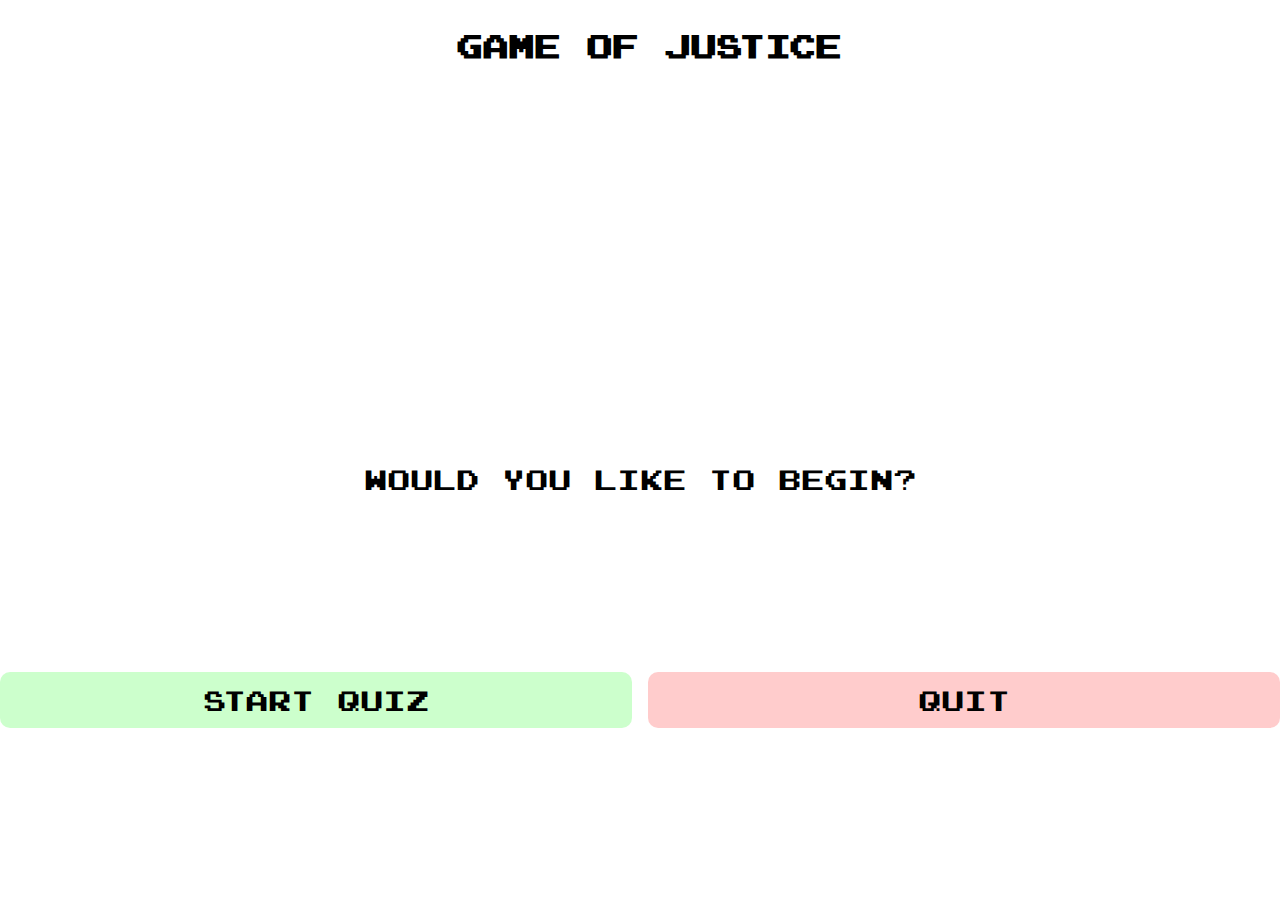
<file: public/quiz/index.html>
<!DOCTYPE HTML>
<html lang="en">
	<head>
		<meta charset="utf-8">
		<meta name="viewport" content="width=device-width initial-scale=1">
		<meta name="description" content="This is a quiz designed for basic HTML, CSS, and JavaScript basics.">
		<title>Quiz - Game of Justice</title>
		<link href="https://fonts.googleapis.com/css?family=Share+Tech+Mono&display=swap" rel="stylesheet">
		<link rel="stylesheet" type="text/css" href="css/layout.css">
		<link rel="stylesheet" type="text/css" href="css/style.css">
		
	</head>
	<body>
		<header>
			<section class="title">
				<h1><span>Game of Justice</span></h1>
			</section>
			<button type="button" class="hide hint-btn">Hint</button>
		</header>

		<main>
			<article class="begin question-answer-wrapper">
				<section class="hide results-wrapper">
					<p class="quiz-end-score"></p>
					<div class="quiz-end-feedback">
						<p class="quiz-end-feedback-p"></p>
						<div class="quiz-end-categories"></div>
					</div>
					<button type="button" class="retry-btn pass">Retry</button>
				</section>
				<section class="question-wrapper">
					<p class="question">Would you like to begin?</p>
					<p class="hide code"></code>
					<button type="button" class="hide submit-btn submit-btn-landscape" disabled>Submit</button>
				</section>
				<form class="begin answer-wrapper">
					<button type="button" class="start-quiz">Start Quiz</button>
					<button type="button" class="quit-quiz">Quit</button>
					<input type="submit" class="hide submit-btn submit-btn-portrait" value="Submit" disabled>
				</form>
			</article>
		</main>

		<footer>
			<section class="hide progress-bar">
				
			</section>
			<section class="hide progress">
				<p class="progress-fill">
					Progress: <span class="progress-count">1 / 10</span><span class="progress-perc"></span>
				</p>
			</section>
		</footer>
		<div id="output">
		</div>
		<script src="https://code.jquery.com/jquery-3.4.1.min.js" integrity="sha256-CSXorXvZcTkaix6Yvo6HppcZGetbYMGWSFlBw8HfCJo=" crossorigin="anonymous"></script>
		<script type="text/javascript" src="js/script.js"></script>
	</body>
</html>
</file>
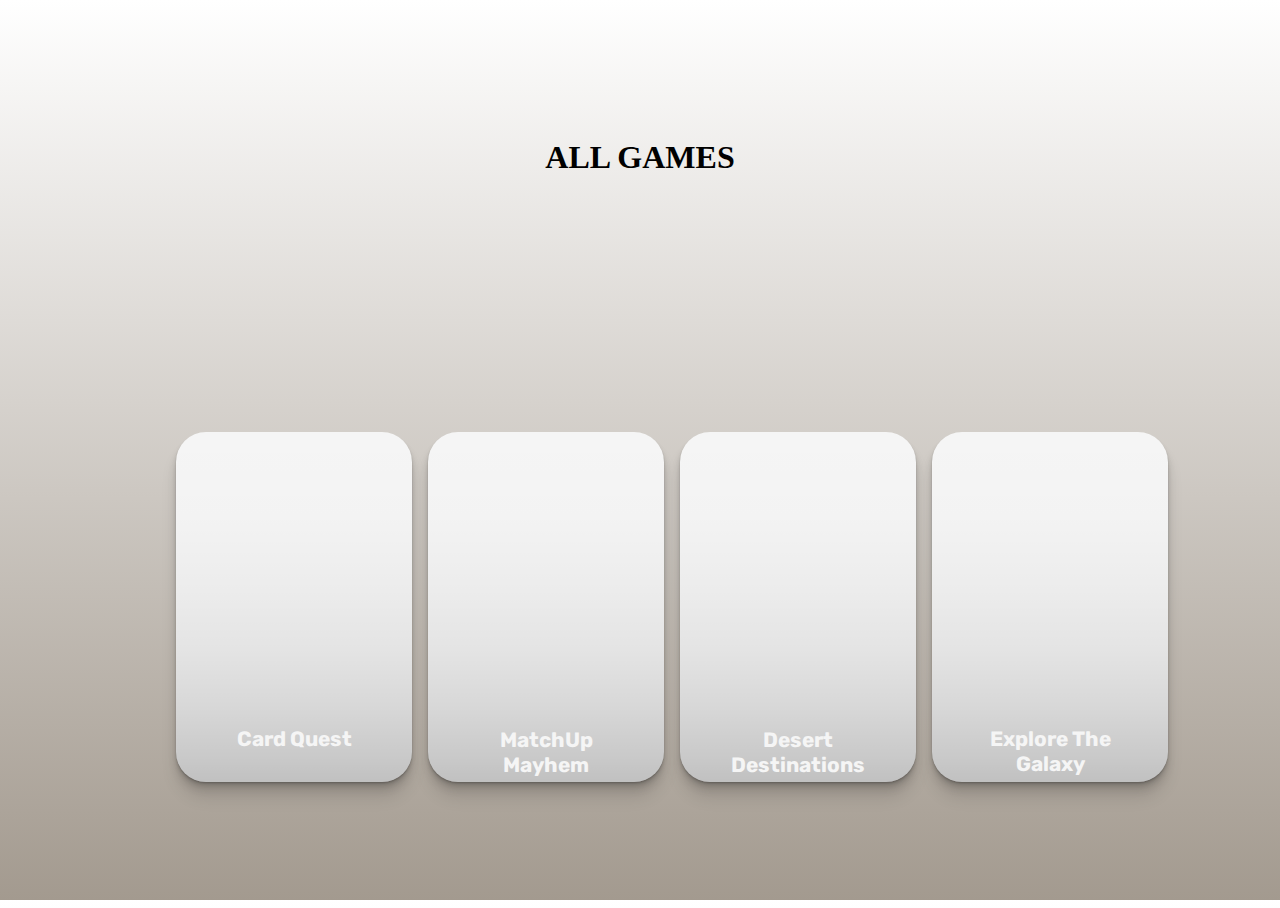
<file: Individual Works/Manoranjan/allgames/index.html>
<!DOCTYPE html>
<html lang="en">
  <head>
    <meta charset="UTF-8" />
    <meta name="viewport" content="width=device-width, initial-scale=1.0" />
    <title>Document</title>
    <link rel="stylesheet" href="styles.css" />
  </head>
  <body>
    <h1>ALL GAMES</h1>
    <main class="page-content">
      <div class="card">
        <div class="content">
          <h2 class="title">Card Quest</h2>
          <p class="copy">
            a quick, fun card game where players decide if statements about
            India's Directive Principles of State Policy are right or wrong!
          </p>
          <button class="btn">Start Game</button>
        </div>
      </div>
      <div class="card">
        <div class="content">
          <h2 class="title">MatchUp Mayhem</h2>
          <p class="copy">
            an engaging game where players match questions about the Preamble of
            India's Constitution Test your knowledge of justice, liberty,
            equality, and fraternity in a fun and interactive way!
          </p>
          <button class="btn">Start Game</button>
        </div>
      </div>
      <div class="card">
        <div class="content">
          <h2 class="title">Desert Destinations</h2>
          <p class="copy">It's the desert you've always dreamed of</p>
          <button class="btn">Book Now</button>
        </div>
      </div>
      <div class="card">
        <div class="content">
          <h2 class="title">Explore The Galaxy</h2>
          <p class="copy">
            Seriously, straight up, just blast off into outer space today
          </p>
          <button class="btn"> Book Now </button>
        </div>
      </div>
    </main>
  </body>
</html>
</file>
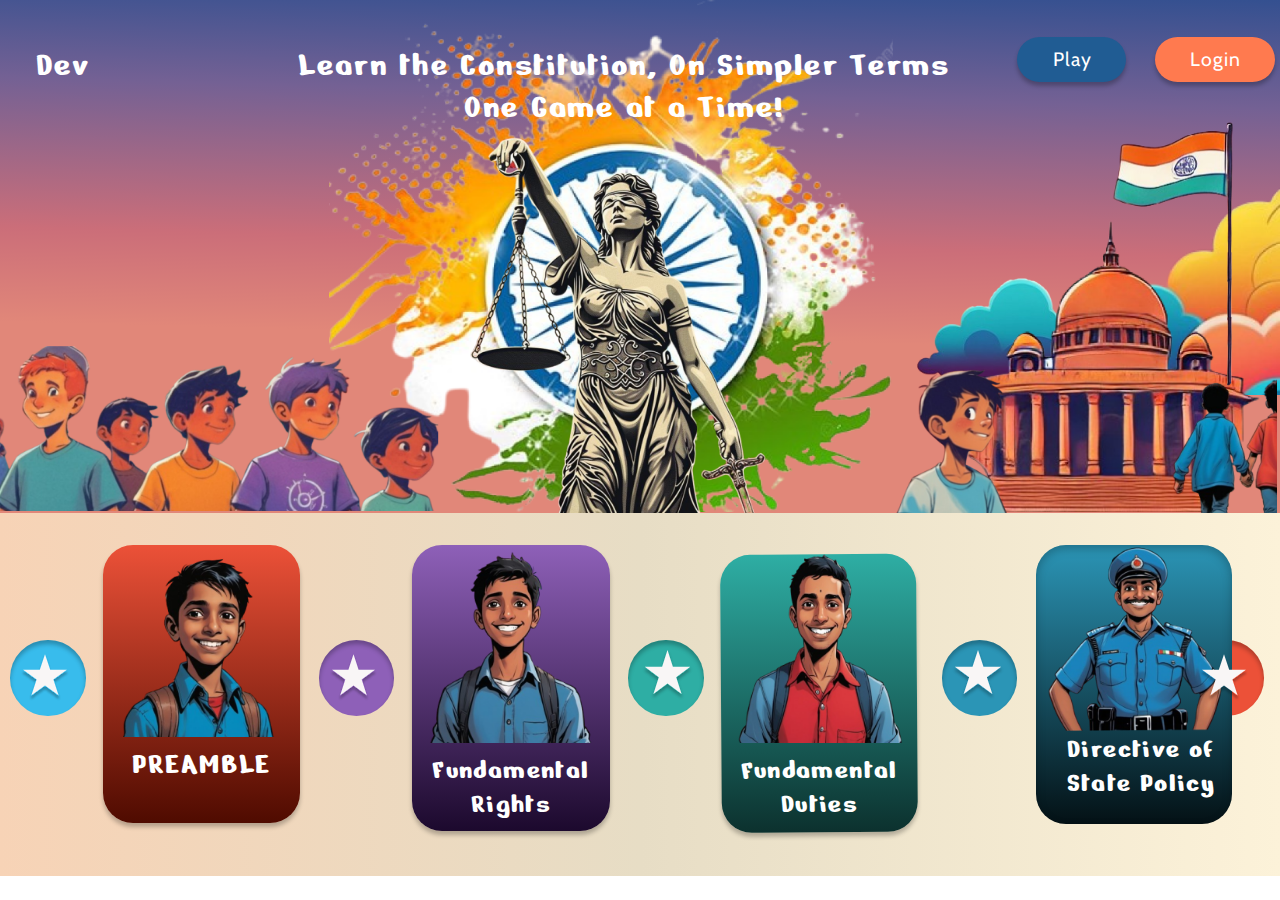
<file: Individual Works/Manoranjan/landing page/index.html>
<!DOCTYPE html>
<html>
  <head>
    <meta charset="utf-8" />
    <meta name="viewport" content="initial-scale=1, width=device-width" />

    <link rel="stylesheet" href="./global.css" />
    <link rel="stylesheet" href="./index.css" />
    <link
      rel="stylesheet"
      href="https://fonts.googleapis.com/css2?family=Nerko One:wght@400&display=swap"
    />
    <link
      rel="stylesheet"
      href="https://fonts.googleapis.com/css2?family=Cabin:wght@400&display=swap"
    />
  </head>
  <body>
    <div class="macbook-pro-16-1">
      <section class="openart-image-osrkob9s-1725031-parent">
        <img
          class="openart-image-osrkob9s-1725031-icon"
          alt=""
          src="./public/openartimage-osrkob9s-1725031242929-rawremovebgpreview-1@2x.png"
        />

        <div class="rectangle-parent">
          <div class="frame-child"></div>
          <header class="dev-container">
            <div class="dev-wrapper">
              <a class="dev">Dev</a>
            </div>
            <div class="frame-parent">
              <button class="rectangle-group">
                <div class="frame-item"></div>
                <a class="play">Play</a>
              </button>
              <button class="rectangle-container">
                <div class="frame-inner"></div>
                <a class="login">Login</a>
              </button>
            </div>
          </header>
          <div class="indian-republic-day-container">
            <div class="indian-republic-day-png-pictur-parent">
              <img
                class="indian-republic-day-png-pictur-icon"
                alt=""
                src="./public/republic-day.png"
              />

              <div class="learn-the-constitution-on-sim-wrapper">
                <div class="learn-the-constitution-container">
                  <p class="learn-the-constitution">
                    Learn the Constitution, On Simpler Terms
                  </p>
                  <p class="learn-the-constitution">One Game at a Time!</p>
                </div>
              </div>
            </div>
            <img
              class="art-nouveau-lady-justice-remov-icon"
              loading="lazy"
              alt=""
              src="./public/art-nouveau-lady-justiceremovebg-1@2x.png"
            />

            <img
              class="openart-image-78-gmr4r-1725067-icon"
              alt=""
              src="./public/openartimage-78gmr4r-1725067142662-rawremovebgpreview1-1@2x.png"
            />

            <img class="cloudpng-icon" alt="" src="./public/cloudpng@2x.png" />

            <div class="screenshots-container">
              <img
                class="screenshot-from-2024-08-30-20-icon"
                alt=""
                src="./public/screenshot-from-20240830-205449removebgpreview1-1@2x.png"
              />

              <div class="screenshot-from-2024-08-30-20-parent">
                <img
                  class="screenshot-from-2024-08-30-20-icon1"
                  alt=""
                  src="./public/screenshot-from-20240830-205449removebgpreview2-1@2x.png"
                />

                <img
                  class="screenshot-from-2024-08-30-20-icon2"
                  loading="lazy"
                  alt=""
                  src="./public/screenshot-from-20240830-205449removebgpreview2-2@2x.png"
                />

                <img
                  class="screenshot-from-2024-08-30-20-icon3"
                  alt=""
                  src="./public/screenshot-from-20240830-205449removebgpreview2-3@2x.png"
                />
              </div>
            </div>
            <img
              class="openart-image-thg0jtjx-1725034-icon"
              alt=""
              src="./public/openartimage-thg0jtjx-1725034879726-raw-1-removebgpreview-1@2x.png"
            /> 
            <img
              class="openart-image-5dlyh3li-1725031-icon"
              loading="lazy"
              alt=""
              src="./public/openartimage-5dlyh3li-1725031044988-rawremovebgpreview-1@2x.png"
            />
          </div>
        </div>
      </section>
      <section class="component-parent">
        <div class="rectangle-wrapper">
          <div class="component-child"></div>
        </div>
        <div class="frame-group">
          <div class="frame-wrapper">
            <div class="preamble-icons-wrapper">
              <div class="preamble-icons">
                <div class="preamble-icons-child"></div>
                <img
                  class="preamble-star-icon"
                  loading="lazy"
                  alt=""
                  src="./public/star-1.svg"
                />
              </div>
            </div>
          </div>
          <div class="frame-div">
              <div class="rectangle-div"></div>
              <!-- first game -->
              <a href="">
            <div class="openart-image-9dken1b7-1725066-wrapper">
              <img
                class="openart-image-9dken1b7-1725066-icon"
                loading="lazy"
                alt=""
                src="./public/openartimage-9dken1b7-1725066055905-rawremovebgpreview-1@2x.png"
              />
            </div>
            </a>
            <div class="preamble">PREAMBLE</div>
          </div>
        </div>
        <div class="frame-container">
          <div class="frame-wrapper">
            <div class="preamble-icons-wrapper">
              <div class="preamble-icons">
                <div class="rights-icons-child"></div>
                <img
                  class="preamble-star-icon"
                  loading="lazy"
                  alt=""
                  src="./public/star-1.svg"
                />
              </div>
            </div>
          </div>
          <div class="rectangle-parent1">
              <div class="frame-child1"></div>
              <!-- second game -->
              <a href="">
            <img
              class="openart-image-viqrdmp-1725065-icon"
              loading="lazy"
              alt=""
              src="./public/openartimage-viqrdmp--1725065595979-raw-1-removebgpreview-1@2x.png"
            />
            </a>
            <div class="fundamental-rights">
              <p class="learn-the-constitution">Fundamental</p>
              <p class="learn-the-constitution">Rights</p>
            </div>
          </div>
        </div>
        <div class="frame-wrapper2">
          <div class="frame-parent1">
            <div class="frame-wrapper3">
              <div class="preamble-icons-wrapper">
                <div class="preamble-icons">
                  <div class="duties-icons-child"></div>
                  <img
                    class="duties-star-icon"
                    loading="lazy"
                    alt=""
                    src="./public/star-1.svg"
                  />
                </div>
              </div>
            </div>
            <div class="frame-parent2">
              <div class="frame-parent3">
                <div class="rectangle-parent2">
                  <div class="frame-child2"></div>
                  <!-- third game -->
                  <a href="">
                  <img
                    class="openart-image-9dken1b7-1725066-icon"
                    loading="lazy"
                    alt=""
                    src="./public/openartimage-lofuxtnn-1725065660770-rawremovebgpreview-1@2x.png"
                  />
                </a>
                </div>
                <div class="fundamental-duties">
                  <p class="learn-the-constitution">Fundamental</p>
                  <p class="learn-the-constitution">Duties</p>
                </div>
              </div>
              <div class="duties-bottom-icons-wrapper">
                <div class="preamble-icons-wrapper">
                  <div class="preamble-icons">
                    <div class="duties-bottom-icon-container-child"></div>
                    
                    <img
                      class="duties-bottom-star"
                      loading="lazy"
                      alt=""
                      src="./public/star-1.svg"
                    />
            
                  </div>
                </div>
              </div>
            </div>
          </div>
        </div>
        <div class="policy-icons-wrapper">
          <div class="preamble-icons">
            <div class="policy-icons-child"></div>
            <img
              class="preamble-star-icon"
              loading="lazy"
              alt=""
              src="./public/star-1.svg"
            />
          </div>
        </div>
        <div class="rectangle-parent3">
            
          <div class="frame-child3"></div>
          <!-- fourth game -->
          <img
            class="openart-image-jg9fydlm-1725034-icon"
            loading="lazy"
            alt=""
            src="./public/openartimage-jg9fydlm-1725034491114-rawremovebgpreview-3@2x.png"
          />
          <div class="directive-of-state-policy-container">
              <p class="learn-the-constitution">Directive of</p>
              <p class="learn-the-constitution">State Policy</p>
            </div>
        </div>
      </section>
    </div>
  </body>
</html>
</file>
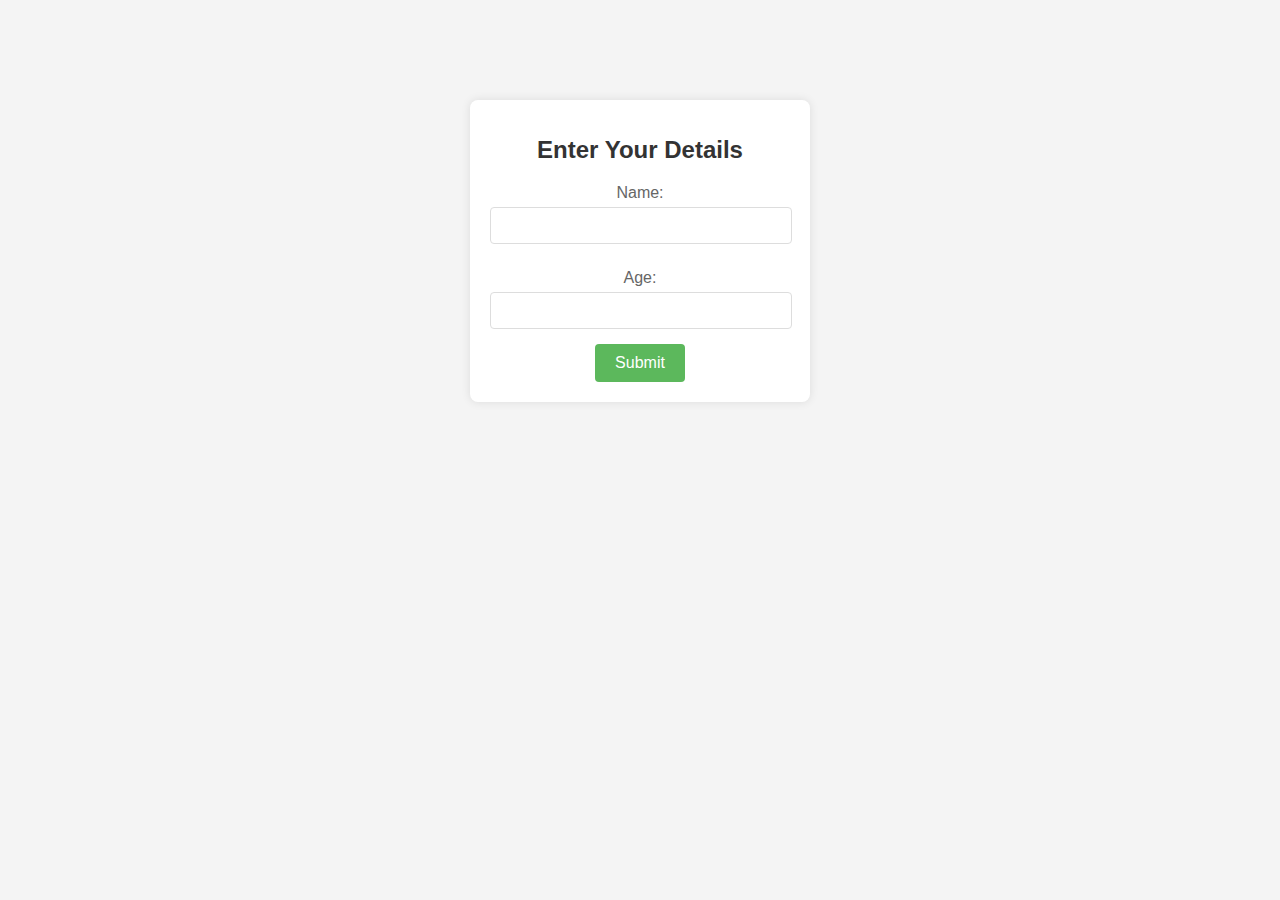
<file: Individual Works/Manoranjan/Local Storage/index.html>
<!DOCTYPE html>
<html lang="en">
<head>
    <meta charset="UTF-8">
    <meta name="viewport" content="width=device-width, initial-scale=1.0">
    <title>Enter Your Details</title>
    <link rel="stylesheet" href="styles.css">
</head>
<body>
    <div class="container">
        <h1>Enter Your Details</h1>
        <form id="userForm">
            <label for="name">Name:</label>
            <input type="text" id="name" name="name" required>

            <label for="age">Age:</label>
            <input type="number" id="age" name="age" required>

            <button type="submit">Submit</button>
        </form>
    </div>
    <script src="script.js"></script>
</body>
</html>
</file>
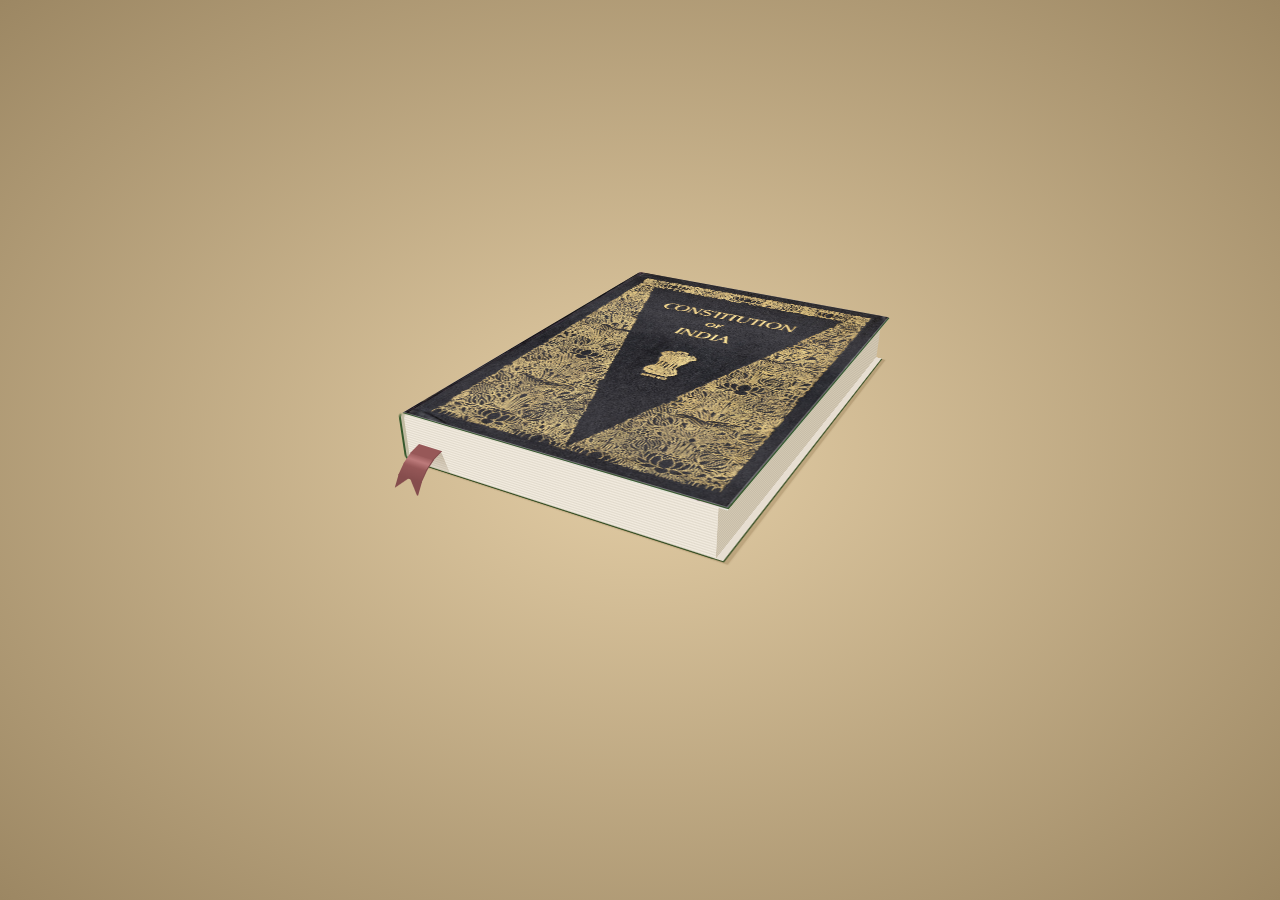
<file: Individual Works/Manoranjan/Page Flip/index.html>
<!DOCTYPE html>
<html lang="en">
  <head>
    <meta charset="UTF-8" />
    <meta name="viewport" content="width=device-width, initial-scale=1.0" />
    <title>Document</title>
    <link rel="stylesheet" href="style.css" />
  </head>
  <body>
    <div id="book">
      <div id="top"></div>
      <div id="front"></div>
      <div id="right"></div>
      <div id="bottom"></div>
      <div id="shadow"></div>
      <div id="bookmark">
        <div>
          <div>
            <div>
              <div></div>
            </div>
          </div>
        </div>
      </div>
      <div id="bookmark-shadow"></div>
    </div>
    <div id="flip">
      <div id="front">
        <div>
          <div>
            <div>
              <div>
                <div>
                  <div>
                    <div>
                      <div>
                        <div>
                          <div></div>
                        </div>
                      </div>
                    </div>
                  </div>
                </div>
              </div>
            </div>
          </div>
        </div>
      </div>
      <div id="back">
        <div>
          <div>
            <div>
              <div>
                <div>
                  <div>
                    <div>
                      <div>
                        <div>
                          <div></div>
                        </div>
                      </div>
                    </div>
                  </div>
                </div>
              </div>
            </div>
          </div>
        </div>
      </div>
    </div>
  </body>
</html>
</file>
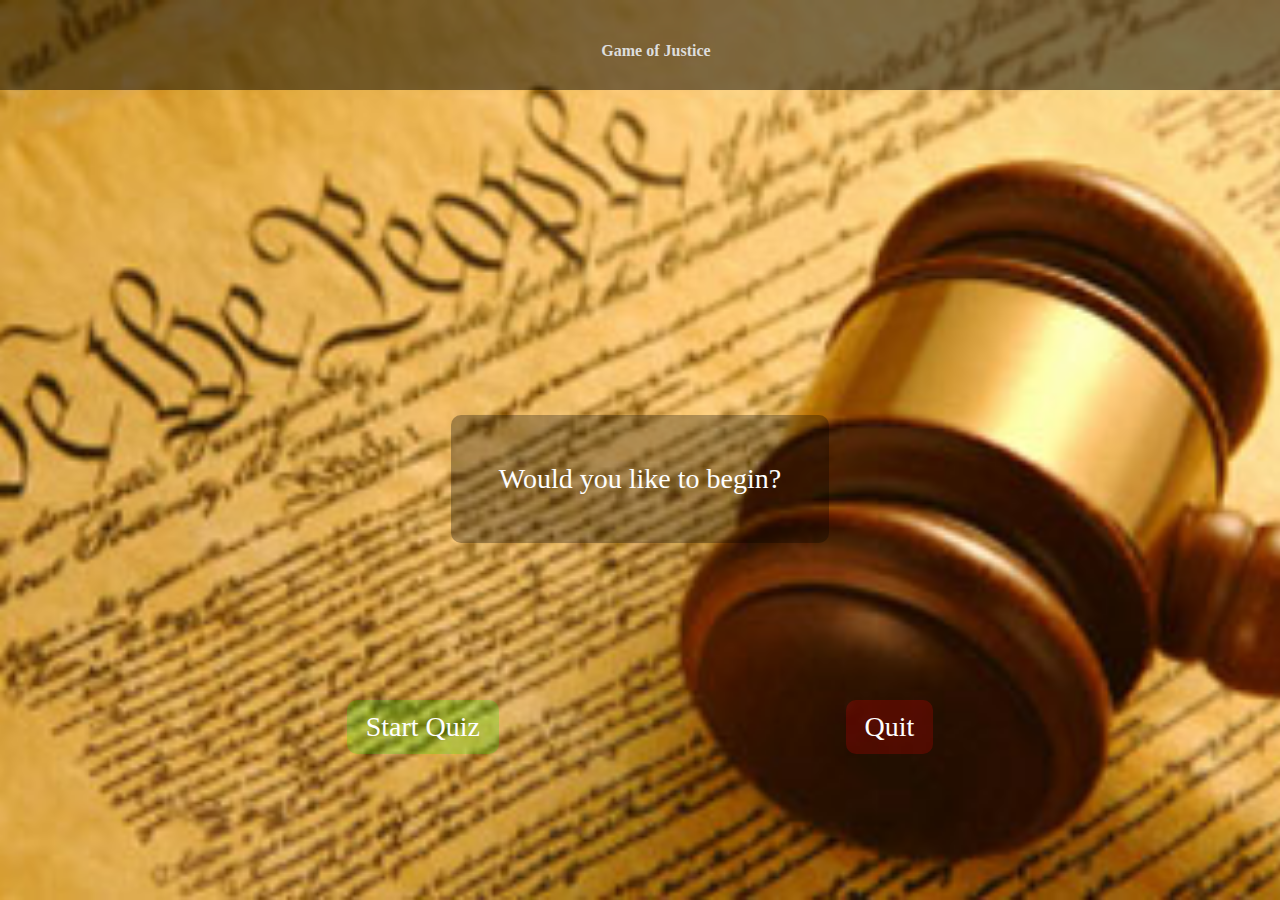
<file: Individual Works/Manoranjan/quiz/index.html>
<!DOCTYPE HTML>
<html lang="en">
	<head>
		<meta charset="utf-8">
		<meta name="viewport" content="width=device-width initial-scale=1">
		<meta name="description" content="This is a quiz designed for basic HTML, CSS, and JavaScript basics.">
		<title>Quiz - Game of Justice</title>
		<link href="https://fonts.googleapis.com/css?family=Share+Tech+Mono&display=swap" rel="stylesheet">
		<link rel="stylesheet" type="text/css" href="css/layout.css">
		<link rel="stylesheet" type="text/css" href="css/style.css">
		
	</head>
	<body>
		<header>
			<section class="title">
				<h1><span class="sub-title">Game of Justice</span></h1>
			</section>
			<button type="button" class="hide hint-btn">Hint</button>
		</header>

		<main>
			<article class="begin question-answer-wrapper">
				<section class="hide results-wrapper">
					<p class="quiz-end-score"></p>
					<div class="quiz-end-feedback">
						<p class="quiz-end-feedback-p"></p>
						<div class="quiz-end-categories"></div>
					</div>
					<button type="button" class="retry-btn pass">Retry</button>
				</section>
				<section class="question-wrapper">
					<p class="question">Would you like to begin?</p>
					<p class="hide code"></code>
					<button type="button" class="hide submit-btn submit-btn-landscape" disabled>Submit</button>
				</section>
				<form class="begin answer-wrapper">
					<button type="button" class="start-quiz">Start Quiz</button>
					<button type="button" class="quit-quiz">Quit</button>
					<input type="submit" class="hide submit-btn submit-btn-portrait" value="Submit" disabled>
				</form>
			</article>
		</main>

		<footer>
			<section class="hide progress-bar">
				
			</section>
			<section class="hide progress">
				<p class="progress-fill">
					Progress: <span class="progress-count">1 / 10</span><span class="progress-perc"></span>
				</p>
			</section>
		</footer>
		<div id="output">
		</div>
		<script src="https://code.jquery.com/jquery-3.4.1.min.js" integrity="sha256-CSXorXvZcTkaix6Yvo6HppcZGetbYMGWSFlBw8HfCJo=" crossorigin="anonymous"></script>
		<script type="text/javascript" src="js/script.js"></script>
	</body>
</html>
</file>
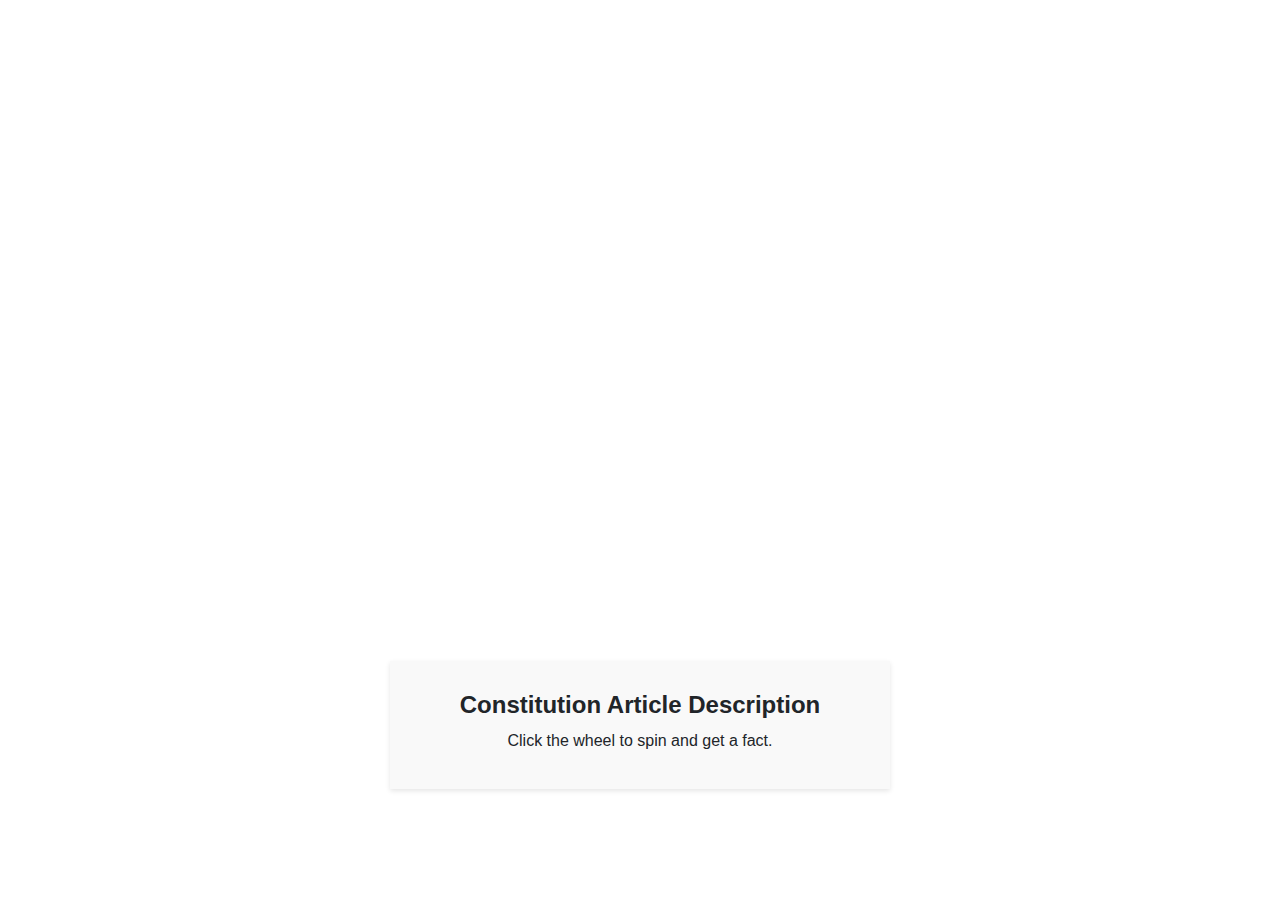
<file: Individual Works/Manoranjan/spin wheel game/index.html>
<!DOCTYPE html>
<html lang="en">
<head>
    <meta charset="UTF-8">
    <meta name="viewport" content="width=device-width, initial-scale=1.0">
    <title>Interactive Constitution Wheel</title>
    <link rel="stylesheet" href="https://stackpath.bootstrapcdn.com/bootstrap/4.5.2/css/bootstrap.min.css">
    <link rel="stylesheet" href="styles.css">
</head>
<body>
    <div id="chart"></div>

    <div id="question">
        <h1>Constitution Article Description</h1>
        <p id="fact">Click the wheel to spin and get a fact.</p>
    </div>

    <script src="https://d3js.org/d3.v3.min.js" charset="utf-8"></script>
    <script src="script.js"></script>
</body>
</html>
</file>
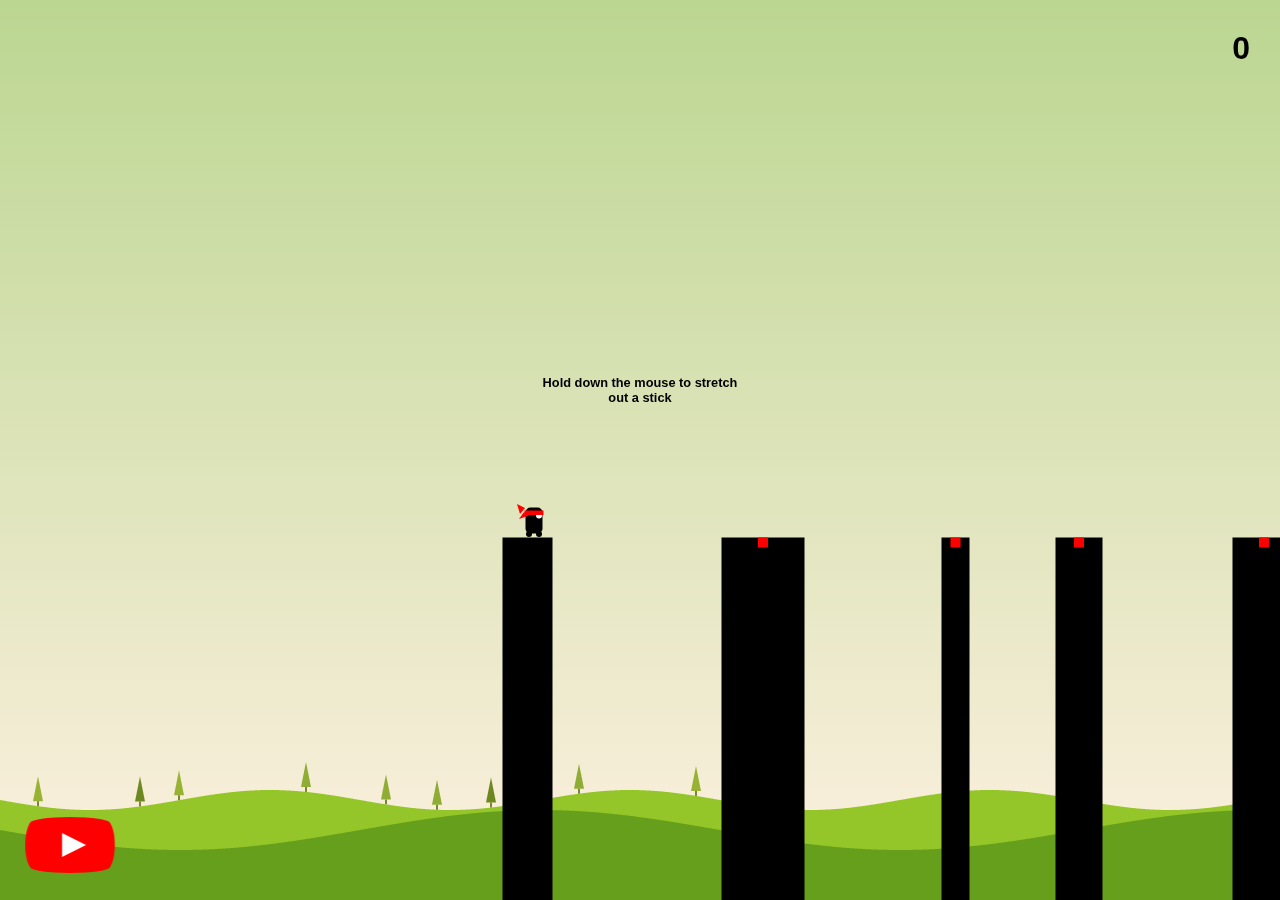
<file: Individual Works/Manoranjan/stick game for ref/index.html>
<!DOCTYPE html>
<html lang="en">
  <head>
    <meta charset="UTF-8" />
    <meta name="viewport" content="width=device-width, initial-scale=1.0" />
    <title>Document</title>
    <link rel="stylesheet" href="styles.css" />
  </head>
  <body>
    <div class="container">
      <div id="score"></div>
      <canvas id="game" width="375" height="375"></canvas>
      <div id="introduction">Hold down the mouse to stretch out a stick</div>
      <div id="perfect">DOUBLE SCORE</div>
      <button id="restart">RESTART</button>
    </div>

    <a id="youtube" href="https://youtu.be/eue3UdFvwPo" target="_top">
      <span>See how this game was made</span>
    </a>
    <div id="youtube-card">
      How to create a Stick Hero game with JavaScript and HTML Canvas
    </div>
    <script src="script.js"></script>
  </body>
</html>
</file>
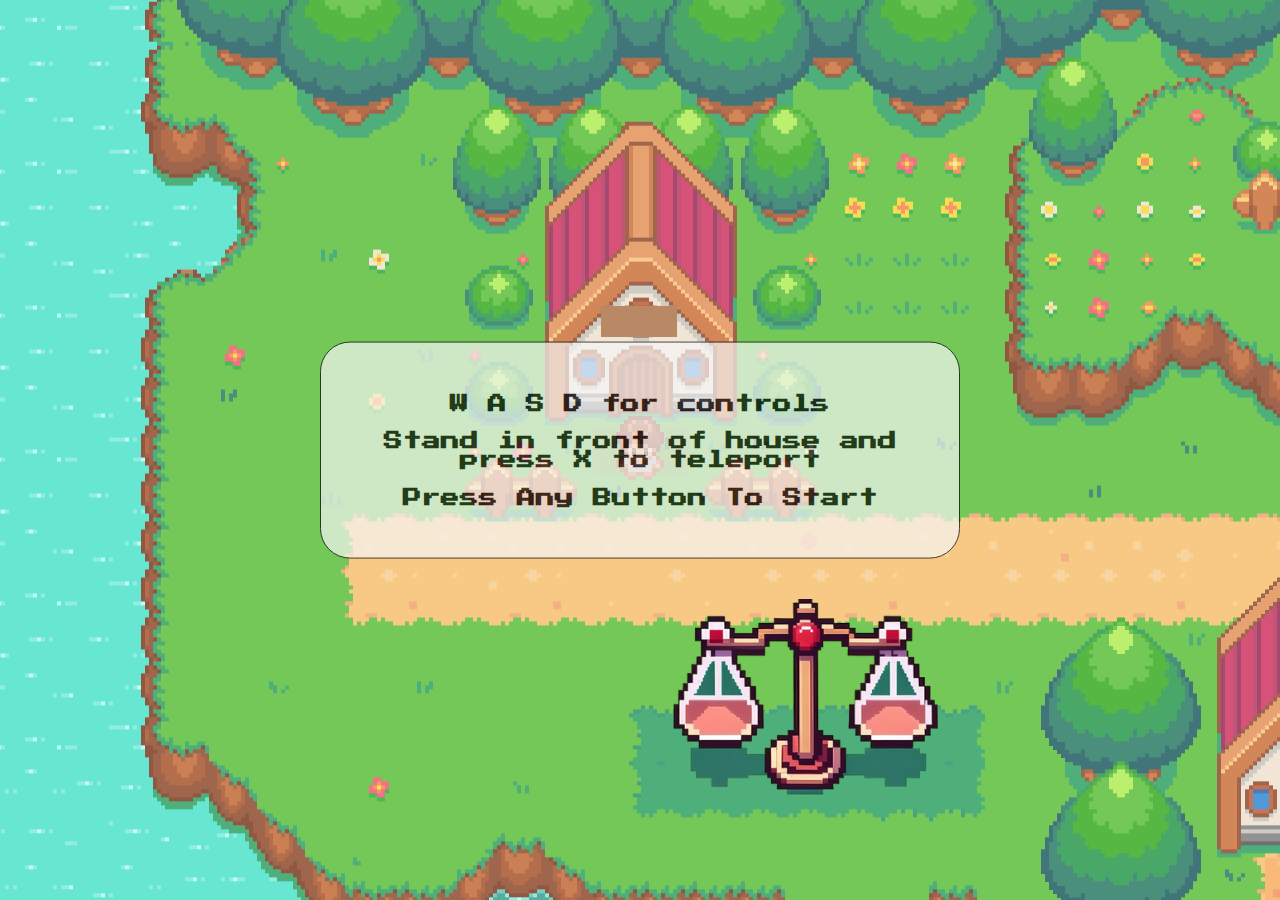
<file: Individual Works/Sabick/game page/index.html>
<!DOCTYPE html>
<html lang="en">

<head>
    <meta charset="UTF-8">
    <meta http-equiv="X-UA-Compatible" content="IE=edge">
    <meta name="viewport" content="width=device-width, initial-scale=1.0">
    <title>Game</title>
    <link rel="preconnect" href="https://fonts.googleapis.com" />
    <link rel="preconnect" href="https://fonts.gstatic.com" crossorigin />
    <link href="https://fonts.googleapis.com/css2?family=Press+Start+2P&display=swap" rel="stylesheet" />
    <link rel="stylesheet" href="style.css">
</head>

<body>
    <canvas id="mainFrame"></canvas>
    <div id="start">
        <h3>W A S D for controls</h3>
        <h3>Stand in front of house and press X to teleport</h3>  
        <h3>Press Any Button To Start</h3>
    </div>

    <div id="xbutton" class="hidden">
        <h3>X</h3>
    </div>

    <script src="https://cdnjs.cloudflare.com/ajax/libs/gsap/3.9.1/gsap.min.js"
        integrity="sha512-H6cPm97FAsgIKmlBA4s774vqoN24V5gSQL4yBTDOY2su2DeXZVhQPxFK4P6GPdnZqM9fg1G3cMv5wD7e6cFLZQ=="
        crossorigin="anonymous" referrerpolicy="no-referrer"></script>
    <script src="./assets/data/collisions.js"></script>
    <script src="./assets/data/teleport.js"></script>
    <script src="./classes.js"></script>
    <script src="./index.js"></script>

</body>

</html>
</file>
<file: public/quiz/css/layout.css>
* {
	box-sizing: border-box;
}
html, body {
	margin: 0;
	padding: 0;
	height: 100%;
	width: 100%;
	font-family: 'Comic Sans MS', 'Comic Sans', cursive;
}
body {
	display: flex;
	flex-direction: column;
	overflow-x: hidden;
}

/******* Animations and Effects *******/
@keyframes bounce {
	0%, 100% {
		transform: translateY(0);
	}
	50% {
		transform: translateY(-10px);
	}
}

/******* HEADER *******/
header {
	display: flex;
	justify-content: flex-start;
	align-items: center;
	flex-basis: 10%;
	animation: bounce 5s infinite; /* Header bouncing */
}

.hint-btn {
	position: absolute;
	right: 0;
}
/******* MAIN CONTENT *******/
main {
	justify-content: center;
	align-items: center;
	display: flex;
	flex-grow: 1;
}
.question-answer-wrapper{
	display: flex;
	justify-content: space-around;
	align-items: center;	
	flex-direction: column;
	width: 100%;
	height: 90%;
}
form {
	width: 100%;
	display: flex;
	justify-content: space-around;
	align-items: center;	
	flex-direction: column;
	margin: 1rem 0;
}
.question-wrapper, .answer-wrapper {
	display: flex;
	flex-direction: column;
	justify-content: center;
	align-items: center;
	width: 100%;
	height: 100%;
}

.question {
	padding: 1rem;
	animation: bounce 7s infinite; /* Question text bouncing */

}
.begin-quiz .answer-wrapper {
	flex-direction: row;
	flex-basis: 30%;
}
.answer-wrapper {
	display: flex;
	justify-content: space-evenly;
	flex-direction: column;
}
.begin.answer-wrapper {
	flex-direction: row;
}
.answer-btn {
	width: 90%;
	margin: 0.25rem;
	background-color: white !important;
	animation: bounce 8s infinite; /* Question text bouncing */


}
.submit-btn:disabled,
.continue-btn:disabled,
.submit-btn,
.continue-btn
{
	
		width: 90% !important;
		border: 3px solid rgba(255,255,255,0.5);
		align-items: center;
		justify-content: center;
		opacity: 0.25;
		padding: 0.5rem 1rem;
		margin-bottom: 1rem;
		margin-left: 350px;
		font-size: 1.75rem;
		animation: bounce 9s infinite; /* Question text bouncing */

	
}
.retry-btn {
	width: 50% !important;
	border: 3px solid rgba(255,255,255,0.5);
	align-items: center;
	justify-content: center;
	opacity: 0.25;
	padding: 0.5rem 1rem;
	margin-bottom: 1rem;
	font-size: 1.75rem;
}
.submit-btn,
.continue-btn,
.retry-btn {
	border: 3px solid rgba(255,255,255,1);
	background: rgba(0,255,0,0.5);
	opacity: 1;
	
}
.retry-btn {
	width: auto;
}
.submit-btn-landscape {
	display: none;
}
.submit-btn-portrait {
	display: flex;
}
.answer-btn.pass {
	border: 1px solid #0F0;
}
.answer-btn.selected-answer.fail {
	border: 1px solid #F00 !important;
}
.answer-boolean {
	display: block;
}
.results-wrapper {
	width: 100%;
	height: 100%;
	display: flex;
	flex-direction: column;
	justify-content: center;
	align-items: center;
}

/******* FOOTER *******/
footer {
	display: flex;
	flex-direction: column;
	justify-content: center;
	align-items: center;
}

.progress-bar {
	display: flex;
	justify-content: flex-start;
	width: 100%;
	min-height: 10px;
	
	animation: bounce 10s infinite; /* Question text bouncing */
	
}
.progress-indicator {
	width: 10%;
	height: 10px;
}

/******* MEDIA QUERIES / RESPONSIVE *******/

/* Small devices (phones) */
@media only screen and (max-width: 600px) {

} 

/* Small devices (phones and landscape) */
@media only screen and (max-width: 600px) and (orientation:landscape) {
	header {
		flex-basis: 5%;
	}
	.begin.question-answer-wrapper {
		flex-direction: column;
	}
	.begin.question-answer-wrapper {
		flex-direction: column;
	}
	.question-answer-wrapper {
		flex-direction: row;
	}

	.submit-btn-landscape {
		display: flex;
	}
	.submit-btn-portrait {
		display: none;
	}
}

/* Medium devices (768px and up) */
@media only screen and (min-width: 768px) {

} 

/* Medium devices (768px and up and landscape) */
@media only screen and (min-width: 768px) and (orientation:landscape) {
	.begin.question-answer-wrapper {
		flex-direction: column;
	}
	.question-answer-wrapper {
		flex-direction: row;
	}
	.submit-btn-landscape {
		display: none;
	}
	.submit-btn-portrait {
		display: flex;
	}
}

/* Large devices (laptops/desktops, 1024px and up) */
@media only screen and (min-width: 1024px) {
	header {
		justify-content: center;
	}
	.begin-quiz.question-answer-wrapper {
		flex-direction: column;
	}
	.question-answer-wrapper {
		flex-direction: row;
	}
	.begin.question-answer-wrapper {
		flex-direction: column;
	}
	.submit-btn-landscape {
		display: none;
	}
	.submit-btn-portrait {
		display: flex;
	}
}
.question-answer-wrapper {
    display: flex;
    flex-direction: column;
    justify-content: center;
    align-items: center;
    width: 100%;
    height: 80%; /* Adjusted height to accommodate the progress bar */
}

.question-wrapper {
    width: 100%;
    text-align: center;
} 
.answer-wrapper {
    display: grid;
    grid-template-columns: repeat(2, 1fr); /* Two columns */
    gap: 1rem;
    width: 100%;
}
</file>
<file: public/quiz/css/style.css>
@font-face {
	font-family: joystix;
	src: url("./joystix\ monospace.otf") format("opentype");
}

body,p,h1,h2,h3,h4,h5,h6,ul,li,button,input {
	font-family: joystix;
}

.title span{
	font-family: joystix !important;
}
/******* HELPERS *******/
* .hide, * .hide > * {
	display: none;
}
.pass {
	background: #4d914c;
}
.fail {
	background: #d15454;
}

/******* BASE STYLING *******/

* {
	color: #000000 !important;
	font-family: 'Comic Sans MS', 'Comic Sans', cursive;
}
button {
	border-radius: 10px;
	border: 3px solid transparent;
	padding: 0.5rem 1rem;
}
button, input[type="submit"] {
	cursor: pointer;
}
/******* HEADER *******/

html {
}
body {
	-webkit-background-size: cover;
	-moz-background-size: cover;
	-o-background-size: cover;
	background-size: cover;	
}

.title {
	margin-left: 1rem;
}
.sub-title {
	font-size: 1rem;
	margin-left: 1rem;
}
/******* MAIN CONTENT *******/
.quiz-wrapper {
	display: flex;
	flex-direction: column;
	flex-grow: 1;
	width: 100%;
	height: 90%;
}
.question-wrapper {
	border-radius: 10px;
}
.question {
	padding: 3rem;
	border-radius: 10px;
}
.code pre {
	font-size: 1.25em;
	color: #22FF44;

}
.question, .start-quiz, .quit-quiz {
	font-size: 1.75em;
}

.start-quiz {
	background: rgba(0,255,0,0.2);
}
.start-quiz:hover {
	background: rgba(0,255,0,0.4);
	border: 3px solid rgba(255,255,255,1);
}
.quit-quiz {
	background: rgba(255,0,0,0.2);
}
.quit-quiz:hover {
	background: rgba(255,0,0,0.4);
	border: 3px solid rgba(255,255,255,1);
}
.answer-btn {
	height: auto;
	cursor: pointer;
	font-size: 1.5rem;
}
button {
	cursor: pointer;
}
.answer-btn.selected {
	border: 3px solid #71B6E3;
}
.answer-btn.selected.pass {
	background: #4d914c;
}
.answer-btn.selected.fail {
	background: rgba(255,0,0,0.5);
	border: 3px solid #71B6E3;
}
.dim-answer {
	opacity: 0.5;
}
.answer-btn.pass {
	background: rgba(0,255,0,0.5);
	border: 3px solid #00FF00;
}
.submit-btn, .continue-btn, .retry-btn{
	width: 90%;
	margin: 0 auto;
	border-radius: 10px;
	margin-left: 350px;
}


.continue-btn {
	background: rgba(247, 230, 116, 0.75);
}

/******* FOOTER *******/

.progress-bar {
	background: rgba(0,0,0,0.75);
}

.failures-list {
	list-style-type: none;
	margin: 0;
	padding: 0;
}

.failure {
	padding: 0.25rem 1rem;
	background: rgba(0,0,0,0.5);
}


.submit-btn, .continue-btn {
	padding: 0.5rem 1rem;
	margin-bottom: 1rem;
	font-size: 1.75rem;
}

/******* FEEDBACK *******/
.results-wrapper {
	display: flex;
	justify-content: center;
	align-items: center;
	width: 100%;
	flex-grow: 1;
}
.quiz-end-score {
	display: flex;
	font-size: 2rem;
	text-align: center;
}
.quiz-end-feedback {
	display: flex;
	flex-direction: column;
	justify-content: center;
	align-items: center;
	font-size: 1.25rem;
	color: #CCC;
	width: 90%;
	margin: 1rem;
}
.quiz-end-feedback-p {
	margin: 1rem;
}
.category {
	display: flex;
	border-radius: 10px;
	padding: 0.25rem 1rem;
	font-size: 1.5rem;
	background: #d15454;
	margin: 0.5rem;
	padding: 0.25rem;
}
.quiz-end-categories {
	display: flex;
	flex-wrap: wrap;
	flex-direction: row;
}
.failures {
	width: 100%;
	display: flex;
	flex-wrap: wrap;
}
.category {

}
</file>
<file: Individual Works/Manoranjan/allgames/styles.css>
@import url('https://fonts.googleapis.com/css?family=Cardo:400i|Rubik:400,700&display=swap');
 :root {
	 --d: 700ms;
	 --e: cubic-bezier(0.19, 1, 0.22, 1);
	 --font-sans: 'Rubik', sans-serif;
	 --font-serif: 'Cardo', serif;
}
 * {
	 box-sizing: border-box;
}
 html, body {
	 height: 100%;
     overflow: hidden;
}
 body {
	 display: grid;
      background: linear-gradient(to bottom, #ffffff, #A39A8F);
	 place-items: center;
}
 .page-content {
	 display: grid;
	 grid-gap: 1rem;
	 padding: 1rem;
	 max-width: 1024px;
	 margin: 0 auto;
	 font-family: var(--font-sans);
}
 @media (min-width: 600px) {
	 .page-content {
		 grid-template-columns: repeat(2, 1fr);
	}
}
 @media (min-width: 800px) {
	 .page-content {
		 grid-template-columns: repeat(4, 1fr);
	}
}
 .card {
	 position: relative;
	 display: flex;
	 align-items: flex-end;
	 overflow: hidden;
	 padding: 1rem;
	 width: 100%;
     margin: 0 2rem;
	 text-align: center;
	 color: whitesmoke;
	 background-color: whitesmoke;
     border-radius: 30px;
	 box-shadow: 0 1px 1px rgba(0, 0, 0, 0.1), 0 2px 2px rgba(0, 0, 0, 0.1), 0 4px 4px rgba(0, 0, 0, 0.1), 0 8px 8px rgba(0, 0, 0, 0.1), 0 16px 16px rgba(0, 0, 0, 0.1);
}
 @media (min-width: 600px) {
	 .card {
		 height: 350px;
	}
}
 .card:before {
	 content: '';
	 position: absolute;
	 top: 0;
	 left: 0;
	 width: 100%;
	 height: 110%;
	 background-size: cover;
	 background-position: 0 0;
	 transition: transform calc(var(--d) * 1.5) var(--e);
	 pointer-events: none;
}
 .card:after {
	 content: '';
	 display: block;
	 position: absolute;
	 top: 0;
	 left: 0;
	 width: 100%;
	 height: 200%;
	 pointer-events: none;
	 background-image: linear-gradient(to bottom, rgba(0, 0, 0, 0) 0%, rgba(0, 0, 0, 0.009) 11.7%, rgba(0, 0, 0, 0.034) 22.1%, rgba(0, 0, 0, 0.072) 31.2%, rgba(0, 0, 0, 0.123) 39.4%, rgba(0, 0, 0, 0.182) 46.6%, rgba(0, 0, 0, 0.249) 53.1%, rgba(0, 0, 0, 0.320) 58.9%, rgba(0, 0, 0, 0.394) 64.3%, rgba(0, 0, 0, 0.468) 69.3%, rgba(0, 0, 0, 0.540) 74.1%, rgba(0, 0, 0, 0.607) 78.8%, rgba(0, 0, 0, 0.668) 83.6%, rgba(0, 0, 0, 0.721) 88.7%, rgba(0, 0, 0, 0.762) 94.1%, rgba(0, 0, 0, 0.790) 100%);
	 transform: translateY(-50%);
	 transition: transform calc(var(--d) * 2) var(--e);
}
 .card:nth-child(1):before {
	 background-image: url(https://images.unsplash.com/photo-1517021897933-0e0319cfbc28?ixlib=rb-1.2.1&q=80&fm=jpg&crop=entropy&cs=tinysrgb&w=400&fit=max&ixid=eyJhcHBfaWQiOjE0NTg5fQ);
}
 .card:nth-child(2):before {
	 background-image: url(https://images.unsplash.com/photo-1533903345306-15d1c30952de?ixlib=rb-1.2.1&q=80&fm=jpg&crop=entropy&cs=tinysrgb&w=400&fit=max&ixid=eyJhcHBfaWQiOjE0NTg5fQ);
}
 .card:nth-child(3):before {
	 background-image: url(https://images.unsplash.com/photo-1545243424-0ce743321e11?ixlib=rb-1.2.1&q=80&fm=jpg&crop=entropy&cs=tinysrgb&w=400&fit=max&ixid=eyJhcHBfaWQiOjE0NTg5fQ);
}
 .card:nth-child(4):before {
	 background-image: url(https://images.unsplash.com/photo-1531306728370-e2ebd9d7bb99?ixlib=rb-1.2.1&q=80&fm=jpg&crop=entropy&cs=tinysrgb&w=400&fit=max&ixid=eyJhcHBfaWQiOjE0NTg5fQ);
}
 .content {
	 position: relative;
	 display: flex;
	 flex-direction: column;
	 align-items: center;
	 width: 100%;
	 padding: 1rem;
	 transition: transform var(--d) var(--e);
	 z-index: 1;
}
 .content > * + * {
	 margin-top: 1rem;
}
 .title {
	 font-size: 1.3rem;
	 font-weight: bold;
	 line-height: 1.2;
}
 .copy {
	 font-family: var(--font-serif);
	 font-size: 1.125rem;
	 font-style: italic;
	 line-height: 1.35;
}
 .btn {
	 cursor: pointer;
	 margin-top: 1.5rem;
	 padding: 0.75rem 1.5rem;
	 font-size: 0.65rem;
	 font-weight: bold;
	 letter-spacing: 0.025rem;
	 text-transform: uppercase;
	 color: white;
	 background-color: black;
	 border: none;
}
 .btn:hover {
	 background-color: #0d0d0d;
}
 .btn:focus {
	 outline: 1px dashed yellow;
	 outline-offset: 3px;
}
 @media (hover: hover) and (min-width: 600px) {
	 .card:after {
		 transform: translateY(0);
	}
	 .content {
		 transform: translateY(calc(100% - 4.5rem));
	}
	 .content > *:not(.title) {
		 opacity: 0;
		 transform: translateY(1rem);
		 transition: transform var(--d) var(--e), opacity var(--d) var(--e);
	}
	 .card:hover, .card:focus-within {
		 align-items: center;
	}
	 .card:hover:before, .card:focus-within:before {
		 transform: translateY(-4%);
	}
	 .card:hover:after, .card:focus-within:after {
		 transform: translateY(-50%);
	}
	 .card:hover .content, .card:focus-within .content {
		 transform: translateY(0);
	}
	 .card:hover .content > *:not(.title), .card:focus-within .content > *:not(.title) {
		 opacity: 1;
		 transform: translateY(0);
		 transition-delay: calc(var(--d) / 8);
	}
	 .card:focus-within:before, .card:focus-within:after, .card:focus-within .content, .card:focus-within .content > *:not(.title) {
		 transition-duration: 0s;
	}
}
</file>
<file: Individual Works/Manoranjan/landing page/global.css>
html {
  font-size: 18px;
}
body {
  margin: 0;
  line-height: normal;
}

:root {
  /* fonts */
  --font-nerko-one: "Nerko One";
  --font-cabin: Cabin;

  /* font sizes */
  --font-size-17xl: 2rem;
  --font-size-3xl: 1.222rem;
  --font-size-10xl: 1.611rem;
  --font-size-26xl: 2.5rem;
  --font-size-6xl: 1.389rem;

  /* Colors */
  --color-white: #fff;
  --color-steelblue-100: #205c93;
  --color-coral: #ff7a4f;

  /* Gaps */
  --gap-12xs: 0.055rem;

  /* Paddings */
  --padding-smi: 0.722rem;
  --padding-12xs: 0.055rem;
  --padding-5xs: 0.444rem;
  --padding-xl: 1.111rem;
  --padding-95xl: 6.333rem;
  --padding-103xl: 6.777rem;
  --padding-25xl: 2.444rem;

  /* Border radiuses */
  --br-11xl: 30px;
  --br-31xl: 50px;
}
</file>
<file: Individual Works/Manoranjan/landing page/index.css>
.openart-image-osrkob9s-1725031-icon {
  height: 13.222rem;
  width: 32.056rem;
  position: absolute;
  margin: 0 !important;
  bottom: 0.167rem;
  left: -0.222rem;
  object-fit: cover;
  z-index: 1;
}
.frame-child {
  align-self: stretch;
  height: 36.667rem;
  position: relative;
  background: linear-gradient(
    181.42deg,
    #345090,
    #746194 20.04%,
    #cb6e79 47.51%,
    #e18779 64.89%
  );
  display: none;
  z-index: 0;
}
.dev {
  text-decoration: none;
  align-self: stretch;
  position: relative;
  letter-spacing: 0.05em;
  color: inherit;
  white-space: nowrap;
  z-index: 1;
}
.dev-wrapper {
  width: 8.389rem;
  display: flex;
  flex-direction: column;
  align-items: flex-start;
  justify-content: flex-start;
  padding: 0.5rem 0rem 0rem;
  box-sizing: border-box;
}
.frame-item {
  height: 3.111rem;
  width: 7.778rem;
  position: relative;
  box-shadow: 0px 4px 4px rgba(0, 0, 0, 0.25);
  border-radius: var(--br-31xl);
  background-color: var(--color-steelblue-100);
  display: none;
}
.play {
  text-decoration: none;
  position: relative;
  font-size: var(--font-size-6xl);
  letter-spacing: 0.05em;
  font-family: var(--font-cabin);
  color: var(--color-white);
  text-align: center;
  display: inline-block;
  min-width: 2.778rem;
  z-index: 6;
}
.rectangle-group {
  cursor: pointer;
  border: none;
  padding: var(--padding-smi) var(--padding-25xl) var(--padding-smi) 2.555rem;
  background-color: var(--color-steelblue-100);
  box-shadow: 0px 4px 4px rgba(0, 0, 0, 0.25);
  border-radius: var(--br-31xl);
  display: flex;
  flex-direction: row;
  align-items: flex-start;
  justify-content: flex-start;
  z-index: 5;
}
.rectangle-group:hover {
  background-color: #4782ba;
}
.frame-inner {
  height: 3.111rem;
  width: 8.556rem;
  position: relative;
  box-shadow: 0px 4px 4px rgba(0, 0, 0, 0.25);
  border-radius: var(--br-31xl);
  background-color: var(--color-coral);
  display: none;
}
.login {
  text-decoration: none;
  position: relative;
  font-size: var(--font-size-6xl);
  letter-spacing: 0.05em;
  font-family: var(--font-cabin);
  color: var(--color-white);
  text-align: center;
  display: inline-block;
  min-width: 3.611rem;
  z-index: 2;
}
.rectangle-container {
  cursor: pointer;
  border: none;
  padding: var(--padding-smi) var(--padding-25xl) var(--padding-smi) 2.5rem;
  background-color: var(--color-coral);
  box-shadow: 0px 4px 4px rgba(0, 0, 0, 0.25);
  border-radius: var(--br-31xl);
  display: flex;
  flex-direction: row;
  align-items: flex-start;
  justify-content: flex-start;
  z-index: 1;
}
.rectangle-container:hover {
  background-color: #cc471c;
}
.frame-parent {
  display: flex;
  flex-direction: row;
  align-items: flex-start;
  justify-content: flex-start;
  gap: 2.111rem;
  max-width: 100%;
}
.dev-container {
  width: 94.056rem;
  display: flex;
  flex-direction: row;
  align-items: flex-start;
  justify-content: space-between;
  top: 0;
  z-index: 99;
  position: sticky;
  gap: 1.111rem;
  max-width: 100%;
  text-align: center;
  font-size: var(--font-size-26xl);
  color: var(--color-white);
  font-family: var(--font-nerko-one);
}
.indian-republic-day-png-pictur-icon {
  height: 36.556rem;
  flex: 1;
  position: relative;
  max-width: 100%;
  overflow: hidden;
  object-fit: cover;
  z-index: 2;
}
.learn-the-constitution {
  margin: 0;
}
.learn-the-constitution-container {
  position: absolute;
  top: 0.5rem;
  left: 0rem;
  letter-spacing: 0.05em;
  display: inline-block;
  width: 68.056rem;
  height: 13.667rem;
  z-index: 4;
}
.learn-the-constitution-on-sim-wrapper {
  height: 14.167rem;
  width: 68.611rem;
  position: absolute;
  margin: 0 !important;
  top: 2.667rem;
  right: -15.389rem;
}
.indian-republic-day-png-pictur-parent {
  position: absolute;
  top: 0rem;
  left: 0rem;
  width: 40.278rem;
  display: flex;
  flex-direction: row;
  align-items: flex-start;
  justify-content: flex-start;
  max-width: 100%;
}
.art-nouveau-lady-justice-remov-icon {
  position: absolute;
  top: 8.722rem;
  left: 9.167rem;
  width: 23.889rem;
  height: 27.944rem;
  z-index: 3;
}
.openart-image-78-gmr4r-1725067-icon {
  position: absolute;
  top: 13.222rem;
  left: 55.667rem;
  width: 12.278rem;
  height: 15rem;
  object-fit: cover;
  z-index: 1;
}
.cloudpng-icon {
  position: absolute;
  top: 18.833rem;
  left: 39.056rem;
  width: 18.722rem;
  height: 17.722rem;
  object-fit: cover;
  z-index: 3;
}
.screenshot-from-2024-08-30-20-icon {
  position: absolute;
  top: 0rem;
  left: 0rem;
  width: 100%;
  height: 100%;
  object-fit: cover;
  display: none;
}
.screenshot-from-2024-08-30-20-icon1 {
  position: absolute;
  top: 9.639rem;
  left: 5.222rem;
  width: 5.056rem;
  height: 5.544rem;
  object-fit: cover;
}
.screenshot-from-2024-08-30-20-icon2 {
  position: absolute;
  top: 14.289rem;
  left: 5.222rem;
  width: 5.056rem;
  height: 5.544rem;
  object-fit: cover;
  z-index: 1;
}
.screenshot-from-2024-08-30-20-icon3 {
  position: absolute;
  top: 0rem;
  left: 0rem;
  width: 10.278rem;
  height: 13.111rem;
  object-fit: cover;
  z-index: 1;
}
.screenshot-from-2024-08-30-20-parent {
  position: absolute;
  top: 0rem;
  left: 16.611rem;
  width: 10.278rem;
  height: 19.833rem;
  z-index: 7;
}
.screenshots-container {
  position: absolute;
  top: 8.389rem;
  left: 39.056rem;
  width: 28.667rem;
  height: 28.167rem;
  background-image: url("./public/screenshot-from-20240830-205449removebgpreview1-1@2x.png");
  background-size: cover;
  background-repeat: no-repeat;
  background-position: top;
  z-index: 5;
}
.openart-image-thg0jtjx-1725034-icon {
  position: absolute;
  top: 26.889rem;
  left: 60.167rem;
  width: 7.556rem;
  height: 9.778rem;
  object-fit: cover;
  z-index: 6;
}
.openart-image-5dlyh3li-1725031-icon {
  position: absolute;
  top: 25.778rem;
  left: 39.056rem;
  width: 10.167rem;
  height: 10.889rem;
  object-fit: cover;
  z-index: 6;
}
.indian-republic-day-container {
  width: 67.944rem;
  height: 100%;
  position: absolute;
  margin: 0 !important;
  top: 0rem;
  right: 0rem;
  bottom: 0rem;
  max-width: 100%;
}
.rectangle-parent {
  align-self: stretch;
  flex: 1;
  background: linear-gradient(
    181.42deg,
    #345090,
    #746194 20.04%,
    #cb6e79 47.51%,
    #e18779 64.89%
  );
  display: flex;
  flex-direction: column;
  align-items: flex-start;
  justify-content: flex-start;
  padding: 2.666rem 0.333rem;
  box-sizing: border-box;
  position: relative;
  max-width: 100%;
}
.openart-image-osrkob9s-1725031-parent {
  align-self: stretch;
  height: 36.667rem;
  display: flex;
  flex-direction: row;
  align-items: flex-start;
  justify-content: flex-start;
  position: relative;
  max-width: 100%;
  text-align: center;
  font-size: var(--font-size-26xl);
  color: var(--color-white);
  font-family: var(--font-nerko-one);
}
.component-child {
  align-self: stretch;
  flex: 1;
  position: relative;
  background: linear-gradient(90deg, #f7d3b6, #e7ddc5 50%, #fcf2d9);
  max-width: 100%;
}
.rectangle-wrapper {
  height: 100%;
  width: 100%;
  margin: 0 !important;
  position: absolute;
  top: 0rem;
  right: 0rem;
  bottom: 0rem;
  left: 0rem;
  display: flex;
  flex-direction: row;
  align-items: flex-start;
  justify-content: flex-start;
  max-width: 100%;
}
.preamble-icons-child {
  position: absolute;
  top: 0rem;
  left: 0rem;
  box-shadow: 0px 4px 4px rgba(0, 0, 0, 0.25) inset;
  border-radius: 50%;
  background: linear-gradient(180deg, #38bcec);
  width: 100%;
  height: 100%;
  z-index: 1;
}
.preamble-star-icon {
  position: absolute;
  width: calc(100% - 26px);
  top: 0.722rem;
  right: 0.722rem;
  left: 0.722rem;
  max-width: 100%;
  overflow: hidden;
  height: 3.944rem;
  z-index: 2;
}
.preamble-icons {
  height: 5.389rem;
  flex: 1;
  position: relative;
}
.preamble-icons-wrapper {
  align-self: stretch;
  display: flex;
  flex-direction: row;
  align-items: flex-start;
  justify-content: flex-start;
}
.frame-wrapper {
  width: 5.389rem;
  display: flex;
  flex-direction: column;
  align-items: flex-start;
  justify-content: flex-start;
  padding: var(--padding-103xl) 0rem 0rem;
  box-sizing: border-box;
  min-width: 5.389rem;
}
/* card 1  */
.rectangle-div {
  align-self: stretch;
  height: 19.889rem;
  position: relative;
  box-shadow: 0px 4px 4px rgba(0, 0, 0, 0.25);
  border-radius: var(--br-11xl);
  background: linear-gradient(180deg, #ec5138, #4f0b00);
  display: none;
}
.openart-image-9dken1b7-1725066-icon {
  height: 13.667rem;
  width: 13.833rem;
  position: relative;
  object-fit: cover;
  z-index: 2;
}
.openart-image-9dken1b7-1725066-wrapper {
  display: flex;
  flex-direction: row;
  align-items: flex-start;
  justify-content: flex-end;
  padding: 0rem var(--padding-12xs) 0rem 0.222rem;
}
.preamble {
  align-self: stretch;
  position: relative;
  letter-spacing: 0.05em;
  z-index: 2;
}
.frame-div {
  flex: 1;
  box-shadow: 0px 4px 4px rgba(0, 0, 0, 0.25);
  border-radius: var(--br-11xl);
  background: linear-gradient(180deg, #ec5138, #4f0b00);
  display: flex;
  flex-direction: column;
  align-items: flex-end;
  justify-content: flex-start;
  padding: var(--padding-12xs) 0rem 2.833rem;
  box-sizing: border-box;
  gap: 0.555rem;
  min-width: 9.167rem;
  z-index: 1;
}
.frame-group {
  width: 20.722rem;
  display: flex;
  flex-direction: row;
  align-items: flex-start;
  justify-content: flex-start;
  gap: 1.222rem;
  max-width: 100%;
  font-size: 2.222rem;
}
.rights-icons-child {
  position: absolute;
  top: 0rem;
  left: 0rem;
  box-shadow: 0px 4px 4px rgba(0, 0, 0, 0.25) inset;
  border-radius: 50%;
  background-color: #8e60b8;
  width: 100%;
  height: 100%;
  z-index: 1;
}
.frame-child1 {
  align-self: stretch;
  height: 19.889rem;
  position: relative;
  box-shadow: 0px 4px 4px rgba(0, 0, 0, 0.25);
  border-radius: var(--br-11xl);
  background: linear-gradient(180deg, #8e60b8, #1c092d);
  display: none;
}
.openart-image-viqrdmp-1725065-icon {
  width: 13.833rem;
  height: 13.667rem;
  position: relative;
  object-fit: cover;
  z-index: 2;
}
.fundamental-rights {
  align-self: stretch;
  position: relative;
  letter-spacing: 0.05em;
  z-index: 2;
}
.rectangle-parent1 {
  flex: 1;
  box-shadow: 0px 4px 4px rgba(0, 0, 0, 0.25);
  border-radius: var(--br-11xl);
  background: linear-gradient(180deg, #8e60b8, #1c092d);
  display: flex;
  flex-direction: column;
  align-items: flex-start;
  justify-content: flex-start;
  padding: var(--padding-5xs) 0rem var(--padding-smi);
  box-sizing: border-box;
  gap: var(--gap-12xs);
  min-width: 9.167rem;
  z-index: 1;
}
.frame-container {
  width: 20.778rem;
  display: flex;
  flex-direction: row;
  align-items: flex-start;
  justify-content: center;
  gap: 1.277rem;
  max-width: 100%;
}
.duties-icons-child {
  position: absolute;
  top: 0rem;
  left: 0rem;
  box-shadow: 0px 4px 4px rgba(0, 0, 0, 0.25) inset;
  border-radius: 50%;
  background-color: #2eaea4;
  width: 100%;
  height: 100%;
  z-index: 1;
}
.duties-star-icon {
  position: absolute;
  height: calc(100% - 26px);
  top: 0.722rem;
  bottom: 0.722rem;
  left: 0.833rem;
  max-height: 100%;
  width: 3.944rem;
  z-index: 2;
}
.frame-wrapper3 {
  width: 5.389rem;
  display: flex;
  flex-direction: column;
  align-items: flex-start;
  justify-content: flex-start;
  padding: var(--padding-95xl) 0rem 0rem;
  box-sizing: border-box;
}
.frame-child2 {
  height: 19.889rem;
  width: 14rem;
  position: absolute;
  margin: 0 !important;
  right: -0.189rem;
  bottom: -5.836rem;
  box-shadow: 0px 4px 4px rgba(0, 0, 0, 0.25);
  border-radius: var(--br-11xl);
  background: linear-gradient(180deg, #2eaea4, #0c312e);
  transform: rotate(-0.4deg);
  transform-origin: 0 0;
  z-index: 1;
}
.rectangle-parent2 {
  display: flex;
  flex-direction: row;
  align-items: flex-start;
  justify-content: flex-start;
  position: relative;
}
.fundamental-duties {
  align-self: stretch;
  position: relative;
  letter-spacing: 0.05em;
  transform: rotate(-0.4deg);
  z-index: 2;
}
.frame-parent3 {
  flex: 1;
  display: flex;
  flex-direction: column;
  align-items: flex-start;
  justify-content: flex-start;
  gap: var(--gap-12xs);
  min-width: 9.222rem;
}
.duties-bottom-icon-container-child {
  position: absolute;
  top: 0rem;
  left: 0rem;
  box-shadow: 0px 4px 4px rgba(0, 0, 0, 0.25) inset;
  border-radius: 50%;
  background-color: #2b95b6;
  width: 100%;
  height: 100%;
  z-index: 1;
}
.duties-bottom-star {
  position: absolute;
  height: calc(100% - 26px);
  top: 0.722rem;
  bottom: 0.722rem;
  left: 0.611rem;
  max-height: 100%;
  width: 3.944rem;
  z-index: 2;
}
.duties-bottom-icons-wrapper {
  width: 5.389rem;
  display: flex;
  flex-direction: column;
  align-items: flex-start;
  justify-content: flex-start;
  padding: var(--padding-95xl) 0rem 0rem;
  box-sizing: border-box;
  min-width: 5.389rem;
}
.frame-parent2 {
  flex: 1;
  display: flex;
  flex-direction: row;
  align-items: flex-start;
  justify-content: flex-start;
  gap: 1.655rem;
  min-width: 13.778rem;
  max-width: 100%;
}
.frame-parent1 {
  align-self: stretch;
  display: flex;
  flex-direction: row;
  align-items: flex-start;
  justify-content: center;
  gap: 1.166rem;
  max-width: 100%;
}
.frame-wrapper2 {
  width: 27.778rem;
  display: flex;
  flex-direction: column;
  align-items: flex-start;
  justify-content: flex-start;
  padding: var(--padding-5xs) 0rem 0rem;
  box-sizing: border-box;
  max-width: 100%;
}
.policy-icons-child {
  position: absolute;
  top: 0rem;
  left: 0rem;
  box-shadow: 0px 4px 4px rgba(0, 0, 0, 0.25) inset;
  border-radius: 50%;
  background-color: #ec5138;
  width: 100%;
  height: 100%;
  z-index: 1;
}
.policy-icons-wrapper {
  width: 5.389rem;
  margin: 0 !important;
  position: absolute;
  top: 9.056rem;
  right: 1.111rem;
  display: flex;
  flex-direction: row;
  align-items: flex-start;
  justify-content: flex-start;
}
.frame-child3 {
  width: 14rem;
  height: 19.889rem;
  position: relative;
  box-shadow: 0px 4px 10px rgba(0, 0, 0, 0.25) inset;
  border-radius: var(--br-11xl);
  background: linear-gradient(180deg, #2b95b6, #041115);
  display: none;
}
.openart-image-jg9fydlm-1725034-icon {
  margin-top: -249.4px;
  margin-left: -8.8px;
  width: 13.939rem;
  height: 13.772rem;
  position: relative;
  object-fit: contain;
  flex-shrink: 0;
  z-index: 2;
}
.directive-of-state-policy-container {
  width: 14.111rem;
  position: relative;
  letter-spacing: 0.05em;
  display: inline-block;
  z-index: 2;
}
.rectangle-parent3 {
  height: 19.889rem;
  width: 14rem;
  box-shadow: 0px 4px 10px rgba(0, 0, 0, 0.25) inset;
  border-radius: var(--br-11xl);
  background: linear-gradient(180deg, #2b95b6, #041115);
  display: flex;
  flex-direction: column;
  align-items: flex-start;
  justify-content: flex-start;
  padding: 13.833rem var(--padding-12xs) 1.055rem var(--padding-5xs);
  box-sizing: border-box;
  gap: 0.083rem;
  z-index: 1;
}
.component-parent {
  align-self: stretch;
  display: flex;
  flex-direction: row;
  align-items: flex-start;
  justify-content: flex-start;
  padding: 2.277rem var(--padding-smi) 3.222rem;
  box-sizing: border-box;
  position: relative;
  gap: 1.333rem;
  max-width: 100%;
  text-align: center;
  font-size: var(--font-size-17xl);
  color: var(--color-white);
  font-family: var(--font-nerko-one);
}
.macbook-pro-16-1 {
  width: 100%;
  position: relative;
  background-color: var(--color-white);
  overflow: hidden;
  display: flex;
  flex-direction: column;
  align-items: flex-end;
  justify-content: flex-start;
  line-height: normal;
  letter-spacing: normal;
}

@media screen and (max-width: 1525px) {
  .component-parent {
    flex-wrap: wrap;
  }
}
@media screen and (max-width: 850px) {
  .frame-parent {
    display: none;
  }

  .dev-container {
    width: 75.611rem;
  }

  .learn-the-constitution-container {
    font-size: var(--font-size-17xl);
  }

  .preamble {
    font-size: 1.778rem;
  }

  .fundamental-rights {
    font-size: var(--font-size-10xl);
  }

  .fundamental-duties {
    font-size: var(--font-size-10xl);
  }

  .directive-of-state-policy-container {
    font-size: var(--font-size-10xl);
  }

  .rectangle-parent3 {
    padding-top: 9rem;
    padding-bottom: var(--padding-xl);
    box-sizing: border-box;
  }
}
@media screen and (max-width: 450px) {
  .frame-parent {
    gap: 1.056rem;
  }

  .learn-the-constitution-container {
    font-size: 1.5rem;
  }

  .frame-wrapper {
    flex: 1;
  }

  .preamble {
    font-size: 1.333rem;
  }

  .frame-div {
    padding-top: var(--padding-xl);
    padding-bottom: 1.833rem;
    box-sizing: border-box;
  }

  .frame-group {
    flex-wrap: wrap;
  }

  .fundamental-rights {
    font-size: var(--font-size-3xl);
  }

  .frame-container {
    flex-wrap: wrap;
  }

  .fundamental-duties {
    font-size: var(--font-size-3xl);
  }

  .duties-bottom-icons-wrapper {
    flex: 1;
  }

  .frame-parent2 {
    flex-wrap: wrap;
  }

  .frame-parent1 {
    flex-wrap: wrap;
  }

  .directive-of-state-policy-container {
    font-size: var(--font-size-3xl);
  }

  .component-parent {
    padding-top: 1.5rem;
    padding-bottom: 2.111rem;
    box-sizing: border-box;
  }
}
@media (max-width: 1370px) {
    /* my screen */
  html {
    font-size: 14px;
  }
  .openart-image-jg9fydlm-1725034-icon {
    margin-top: -200.4px;
  }
}

@media (max-width: 992px) {
  /* Medium screens (tablets) */
  html {
    font-size: 16px;
  }
  .openart-image-jg9fydlm-1725034-icon {
    margin-top: -130.4px;
  }
  .policy-icons-wrapper {
    display: none;
  }
  .dev-wrapper {
    display: none;
  }
 
}

@media (max-width: 400px) {
  /* Extra small screens (portrait phones) */
  html {
    font-size: 10px;
  }
  .openart-image-jg9fydlm-1725034-icon {
    margin-top: -200.4px;
  }
}
</file>
<file: Individual Works/Manoranjan/Local Storage/styles.css>
body {
    font-family: Arial, sans-serif;
    background-color: #f4f4f4;
    margin: 0;
    padding: 0;
}

.container {
    width: 300px;
    margin: 100px auto;
    padding: 20px;
    background-color: #fff;
    border-radius: 8px;
    box-shadow: 0 0 10px rgba(0, 0, 0, 0.1);
    text-align: center;
}

h1 {
    color: #333;
    font-size: 24px;
    margin-bottom: 20px;
}

label {
    display: block;
    margin: 10px 0 5px;
    color: #666;
}

input {
    width: calc(100% - 20px);
    padding: 10px;
    margin-bottom: 15px;
    border: 1px solid #ddd;
    border-radius: 4px;
}

button {
    padding: 10px 20px;
    background-color: #5cb85c;
    border: none;
    color: white;
    border-radius: 4px;
    cursor: pointer;
    font-size: 16px;
}

button:hover {
    background-color: #4cae4c;
}

a {
    color: #5cb85c;
    text-decoration: none;
}

a:hover {
    text-decoration: underline;
}
</file>
<file: Individual Works/Manoranjan/Page Flip/style.css>
/* remember to use - transform-style: preserve-3d; */
html,
body {
  height: 100%;
  overflow: hidden;
}
body {
  background: radial-gradient(#e4cea6, #9c8763);
  perspective: 900px;
  margin: 0;
}
#flip {
  animation: wrapper 6s ease-in-out infinite;
  height: 350px;
  width: 253px;
  position: absolute;
  left: 50%;
  top: 30%;
  transform: translateZ(-10px) rotateX(60deg) rotateZ(29deg) rotateY(0deg);
  transform-style: preserve-3d;
  transform-origin: 0 0 0;
}
@keyframes wrapper {
  50% {
    transform: translateZ(-10px) rotateX(60deg) rotateZ(29deg) rotateY(-180deg);
  }
}
#flip div {
  height: 350px;
  width: 24px;
  position: absolute;
  left: calc(100% - 1px);
  transform-origin: 0 100%;
  transform-style: preserve-3d;
  background-size: 253px 350px;
}
#flip #front,
#flip #front div {
  background-image: url(Top.png);
  box-shadow: inset rgba(255, 255, 255, 0.3) 0px -1px 0 0,
    #35582c 0px 1px 0px 0px;
}
#flip #front > div > div > div > div > div > div > div > div > div > div {
  box-shadow: inset rgba(255, 255, 255, 0.3) -1px -1px 0 0,
    #35582c 1px 1px 0px 0px;
}
#flip #back {
  transform: rotateY(0.4deg);
  transform-origin: -100% 0;
} /* avoid pages overlap */
#flip #back,
#flip #back div {
  background-image: url(Inside.png);
}

#flip > div {
  left: 0;
  background-position-x: 0;
}
#flip div > div {
  background-position-x: -23px;
  animation: page 6s ease-in-out infinite;
}
#flip div > div > div {
  background-position-x: -46px;
}
#flip div > div > div > div {
  background-position-x: -69px;
}
#flip div > div > div > div > div {
  background-position-x: -92px;
}
#flip div > div > div > div > div > div {
  background-position-x: -115px;
}
#flip div > div > div > div > div > div > div {
  background-position-x: -138px;
}
#flip div > div > div > div > div > div > div > div {
  background-position-x: -161px;
}
#flip div > div > div > div > div > div > div > div > div {
  background-position-x: -184px;
}
#flip div > div > div > div > div > div > div > div > div > div {
  background-position-x: -207px;
}
#flip div > div > div > div > div > div > div > div > div > div > div {
  background-position-x: -229px;
}
/* the more pieces you have, the smoother the bend is */

@keyframes page {
  15% {
    transform: rotateY(-10deg);
  }
  50% {
    transform: rotateY(-2deg);
  }
  65% {
    transform: rotateY(10deg);
  }
  100% {
    transform: rotateY(0deg);
  }
}

#book {
  width: 248px;
  height: 350px;
  position: absolute;
  left: 50%;
  top: 30%;
  transform: translate3d(0px, 0px, -10px) rotateX(60deg) rotateZ(29deg);
  transform-style: preserve-3d;
  -webkit-transform-origin: 0 0 0;
}
@keyframes book {
  25% {
    box-shadow: inset rgba(0, 0, 0, 0.2) 0px 0 50px -140px;
  }
  50% {
    box-shadow: inset rgba(0, 0, 0, 0.2) 0px 0 50px -140px;
  }
  100% {
    box-shadow: inset rgba(0, 0, 0, 0.2) 510px 0 50px -140px;
  }
}
#book #top {
  animation: book 6s ease-in-out infinite;
  background: url(Inside.png);
  background-size: 100% 100%;
  background-position: 100%;
  box-shadow: inset rgba(0, 0, 0, 0.2) 510px 0 50px -140px;
  height: 350px;
  width: 248px;
  position: absolute;
  left: 0;
  top: 0;
}
#book #bottom {
  background: #e7ded1;
  box-shadow: rgba(83, 53, 13, 0.2) 4px 2px 1px, #35582c 1px 1px 0px 0px;
  height: 350px;
  width: 253px;
  position: absolute;
  transform: translateZ(-40px);
  left: 0;
  top: 0;
}
#book #shadow {
  animation: shadow 6s ease-in-out infinite;
  box-shadow: inset rgba(83, 53, 13, 0) -200px 0 150px -140px;
  height: 350px;
  width: 248px;
  position: absolute;
  left: -100%;
  top: 0;
  transform: translateZ(-40px);
}
@keyframes shadow {
  20% {
    box-shadow: inset rgba(83, 53, 13, 0) -200px 0 150px -140px;
  }
  50% {
    box-shadow: inset rgba(83, 53, 13, 0.3) -350px 0 150px -140px;
  }
  60% {
    box-shadow: inset rgba(83, 53, 13, 0) -200px 0 150px -140px;
  }
}
#book #front {
  background: -webkit-linear-gradient(top, #fcf6ea, #d8d1c3);
  background-size: 100% 2px;
  box-shadow: inset #c2bba2 3px 0 0px, #35582c -2px 1px 0px 0px;
  height: 40px;
  width: 251px;
  left: -3px;
  position: absolute;
  bottom: -40px;
  transform: rotateX(-90deg);
  transform-origin: 50% 0;
  border-top-left-radius: 5px;
  border-bottom-left-radius: 5px;
}
#book #right {
  background: -webkit-linear-gradient(left, #ddd2bb, #bdb3a0);
  background-size: 2px 100%;
  box-shadow: inset rgba(0, 0, 0, 0) 0 0 0 20px;
  height: 100%;
  width: 40px;
  position: absolute;
  right: -40px;
  top: 0;
  transform: rotateY(90deg);
  transform-origin: 0 50%;
}

h4 {
  position: absolute;
  bottom: 20px;
  left: 20px;
  margin: 0;
  font-weight: 200;
  opacity: 1;
  font-family: sans-serif;
  color: rgba(0, 0, 0, 0.3);
}

/* bookmark */

#bookmark {
  position: absolute;
  transform: translate3d(20px, 350px, -16px);
  transform-style: preserve-3d;
}
#bookmark div {
  background: rgb(151, 88, 88);
  box-shadow: rgb(133, 77, 77) 1px 0;
  height: 10px;
  width: 20px;
  position: absolute;
  top: 9px;
  transform: rotateX(-14deg);
  transform-origin: 50% 0;
  transform-style: preserve-3d;
}
#bookmark > div > div {
  background: linear-gradient(
    to bottom,
    rgb(151, 88, 88),
    rgb(189, 123, 123),
    rgb(151, 88, 88)
  );
}
#bookmark > div > div > div {
  background: linear-gradient(to bottom, rgb(151, 88, 88), rgb(133, 77, 77));
}
#bookmark > div > div > div > div {
  background: none;
  border-top: 0px solid transparent;
  border-right: 10px solid rgb(133, 77, 77);
  border-bottom: 10px solid transparent;
  border-left: 10px solid rgb(133, 77, 77);
  height: 0;
  width: 0;
}
#bookmark-shadow {
  background: linear-gradient(
    to bottom,
    rgba(83, 53, 13, 0.25),
    rgba(83, 53, 13, 0.11)
  );
  height: 15px;
  width: 20px;
  position: absolute;
  transform: translate3d(12px, 350px, -25px) rotateX(-90deg) skewX(20deg);
  transform-origin: 0 0;
}
</file>
<file: Individual Works/Manoranjan/quiz/css/layout.css>
* {
	box-sizing: border-box;
}
html, body {
	margin: 0;
	padding: 0;
	height: 100%;
	width: 100%;
	font-family: 'Comic Sans MS', 'Comic Sans', cursive;
}
body {
	display: flex;
	flex-direction: column;
}


/******* HEADER *******/
header {
	display: flex;
	justify-content: flex-start;
	align-items: center;
	flex-basis: 10%;
}
.hint-btn {
	position: absolute;
	right: 0;
}
/******* MAIN CONTENT *******/
main {
	justify-content: center;
	align-items: center;
	display: flex;
	flex-grow: 1;
}
.question-answer-wrapper{
	display: flex;
	justify-content: space-around;
	align-items: center;	
	flex-direction: column;
	width: 100%;
	height: 90%;
}
form {
	width: 100%;
	display: flex;
	justify-content: space-around;
	align-items: center;	
	flex-direction: column;
	margin: 1rem 0;
}
.question-wrapper, .answer-wrapper {
	display: flex;
	flex-direction: column;
	justify-content: center;
	align-items: center;
	width: 100%;
	height: 100%;
}

.question {
	padding: 1rem;
}
.begin-quiz .answer-wrapper {
	flex-direction: row;
	flex-basis: 30%;
}
.answer-wrapper {
	display: flex;
	justify-content: space-evenly;
	flex-direction: column;
}
.begin.answer-wrapper {
	flex-direction: row;
}
.answer-btn {
	width: 90%;
	margin: 0.25rem;
}
.submit-btn:disabled,
.continue-btn:disabled,
.submit-btn,
.continue-btn,
.retry-btn {
	width: 90%;
	border: 3px solid rgba(255,255,255,0.5);
	flex-align: center;
	justify-content: center;
	opacity: 0.25;
	padding: 0.5rem 1rem;
	margin-bottom: 1rem;
	font-size: 1.75rem;
}
.submit-btn,
.continue-btn,
.retry-btn {
	border: 3px solid rgba(255,255,255,1);
	background: rgba(0,255,0,0.5);
	opacity: 1;
}
.retry-btn {
	width: auto;
}
.submit-btn-landscape {
	display: none;
}
.submit-btn-portrait {
	display: flex;
}
.answer-btn.pass {
	border: 1px solid #0F0;
}
.answer-btn.selected-answer.fail {
	border: 1px solid #F00;
}
.answer-boolean {
	display: block;
}
.results-wrapper {
	width: 100%;
	height: 100%;
	display: flex;
	flex-direction: column;
	justify-content: center;
	align-items: center;
}

/******* FOOTER *******/
footer {
	display: flex;
	flex-direction: column;
	justify-content: center;
	align-items: center;
}

.progress-bar {
	display: flex;
	justify-content: flex-start;
	width: 100%;
	min-height: 10px;
}
.progress-indicator {
	width: 10%;
	height: 10px;
}

/******* MEDIA QUERIES / RESPONSIVE *******/

/* Small devices (phones) */
@media only screen and (max-width: 600px) {

} 

/* Small devices (phones and landscape) */
@media only screen and (max-width: 600px) and (orientation:landscape) {
	header {
		flex-basis: 5%;
	}
	.begin.question-answer-wrapper {
		flex-direction: column;
	}
	.begin.question-answer-wrapper {
		flex-direction: column;
	}
	.question-answer-wrapper {
		flex-direction: row;
	}

	.submit-btn-landscape {
		display: flex;
	}
	.submit-btn-portrait {
		display: none;
	}
}

/* Medium devices (768px and up) */
@media only screen and (min-width: 768px) {

} 

/* Medium devices (768px and up and landscape) */
@media only screen and (min-width: 768px) and (orientation:landscape) {
	.begin.question-answer-wrapper {
		flex-direction: column;
	}
	.question-answer-wrapper {
		flex-direction: row;
	}
	.submit-btn-landscape {
		display: none;
	}
	.submit-btn-portrait {
		display: flex;
	}
}

/* Large devices (laptops/desktops, 1024px and up) */
@media only screen and (min-width: 1024px) {
	header {
		justify-content: center;
	}
	.begin-quiz.question-answer-wrapper {
		flex-direction: column;
	}
	.question-answer-wrapper {
		flex-direction: row;
	}
	.begin.question-answer-wrapper {
		flex-direction: column;
	}
	.submit-btn-landscape {
		display: none;
	}
	.submit-btn-portrait {
		display: flex;
	}
}
</file>
<file: Individual Works/Manoranjan/quiz/css/style.css>
/******* HELPERS *******/
* .hide, * .hide > * {
	display: none;
}
.pass {
	background: #4d914c;
}
.fail {
	background: #d15454;
}

/******* BASE STYLING *******/

* {
	color: #FEFEFE;
	font-family: 'Comic Sans MS', 'Comic Sans', cursive;
}
button {
	border-radius: 10px;
	border: 3px solid transparent;
	padding: 0.5rem 1rem;
	background: rgba(0,0,0,0.5);
}
button, input[type="submit"] {
	cursor: pointer;
}
/******* HEADER *******/

html {
	background: #000;
}
body {
	background: url(../img/bg.jpeg) no-repeat center center fixed; 
	-webkit-background-size: cover;
	-moz-background-size: cover;
	-o-background-size: cover;
	background-size: cover;	
}
header {
	background: rgba(0,0,0,0.5);
}
.title {
	margin-left: 1rem;
}
.sub-title {
	font-size: 1rem;
	color: #DDD;
	margin-left: 1rem;
}
/******* MAIN CONTENT *******/
.quiz-wrapper {
	display: flex;
	flex-direction: column;
	flex-grow: 1;
	width: 100%;
	height: 90%;
}
.question-wrapper {
	border-radius: 10px;
}
.question {
	padding: 3rem;
	background: rgba(0,0,0,0.3);
	border-radius: 10px;
}
.code pre {
	font-size: 1.25em;
	color: #22FF44;

}
.question, .start-quiz, .quit-quiz {
	font-size: 1.75em;
}

.start-quiz {
	background: rgba(0,255,0,0.2);
}
.start-quiz:hover {
	background: rgba(0,255,0,0.4);
	border: 3px solid rgba(255,255,255,1);
}
.quit-quiz {
	background: rgba(255,0,0,0.2);
}
.quit-quiz:hover {
	background: rgba(255,0,0,0.4);
	border: 3px solid rgba(255,255,255,1);
}
.answer-btn {
	color: #fefefe;
	height: auto;
	cursor: pointer;
	font-size: 1.5rem;
	background: rgba(0,0,0,0.5);
	border: 3px solid rgba(255,255,255,0.2);
}
button {
	cursor: pointer;
}
.answer-btn.selected {
	background: rgba(255,255,255,0.15);
	border: 3px solid #71B6E3;
}
.answer-btn.selected.pass {
	background: #4d914c;
}
.answer-btn.selected.fail {
	background: rgba(255,0,0,0.5);
	border: 3px solid #71B6E3;
}
.dim-answer {
	opacity: 0.5;
}
.answer-btn.pass {
	background: rgba(0,255,0,0.5);
	border: 3px solid #00FF00;
}
.submit-btn, .continue-btn, .retry-btn{
	width: 90%
	margin: 0 auto;
	border-radius: 10px;
}


.continue-btn {
	background: rgba(247, 230, 116, 0.75);
}

/******* FOOTER *******/

.progress-bar {
	background: rgba(0,0,0,0.75);
}

.failures-list {
	list-style-type: none;
	margin: 0;
	padding: 0;
}

.failure {
	padding: 0.25rem 1rem;
	background: rgba(0,0,0,0.5);
}


.submit-btn, .continue-btn {
	padding: 0.5rem 1rem;
	margin-bottom: 1rem;
	font-size: 1.75rem;
}

/******* FEEDBACK *******/
.results-wrapper {
	display: flex;
	justify-content: center;
	align-items: center;
	width: 100%;
	flex-grow: 1;
}
.quiz-end-score {
	display: flex;
	font-size: 2rem;
	text-align: center;
}
.quiz-end-feedback {
	display: flex;
	flex-direction: column;
	justify-content: center;
	align-items: center;
	font-size: 1.25rem;
	color: #CCC;
	width: 90%;
	margin: 1rem;
}
.quiz-end-feedback-p {
	margin: 1rem;
}
.category {
	display: flex;
	border-radius: 10px;
	padding: 0.25rem 1rem;
	font-size: 1.5rem;
	background: #d15454;
	margin: 0.5rem;
	padding: 0.25rem;
}
.quiz-end-categories {
	display: flex;
	flex-wrap: wrap;
	flex-direction: row;
}
.failures {
	width: 100%;
	display: flex;
	flex-wrap: wrap;
}
.category {

}
</file>
<file: Individual Works/Manoranjan/spin wheel game/styles.css>
* {
    margin: 0;
    padding: 0;
    box-sizing: border-box;
}

body, html {
    height: 100%;
    font-family: Helvetica, Arial, sans-serif;
    display: flex;
    flex-direction: column;
    align-items: center;
    justify-content: center;
}

#chart-container {
    display: flex;
    justify-content: center;
    align-items: center;
    flex-direction: column;
    width: 100%;
}

#chart {
    position: relative;
    width: 500px;
    height: 500px;
    margin-bottom: 50px; /* Adding space between wheel and description */
}

#question {
    width: 100%;
    padding: 20px;
    text-align: center;
    background-color: #f9f9f9;
    box-shadow: 0 2px 5px rgba(0, 0, 0, 0.1);
    max-width: 100%;
}

#question h1 {
    font-size: 24px;
    font-weight: bold;
    margin: 0;
    padding: 10px 0;
    word-wrap: break-word;
}

@media only screen and (max-width: 600px) {
    #chart {
        width: 100%;
        height: auto;
    }

    #question h1 {
        font-size: 18px;
    }
}
</file>
<file: Individual Works/Manoranjan/stick game for ref/styles.css>
html,
body {
  height: 100%;
  margin: 0;
}

body {
  font-family: "Segoe UI", Tahoma, Geneva, Verdana, sans-serif;
  cursor: pointer;
}

.container {
  display: flex;
  justify-content: center;
  align-items: center;
  height: 100%;
}

#score {
  position: absolute;
  top: 30px;
  right: 30px;
  font-size: 2em;
  font-weight: 900;
}

#introduction {
  width: 200px;
  height: 150px;
  position: absolute;
  font-weight: 600;
  font-size: 0.8em;
  font-family: "Segoe UI", Tahoma, Geneva, Verdana, sans-serif;
  text-align: center;
  transition: opacity 2s;
}

#restart {
  width: 120px;
  height: 120px;
  position: absolute;
  border-radius: 50%;
  color: white;
  background-color: red;
  border: none;
  font-weight: 700;
  font-size: 1.2em;
  font-family: "Segoe UI", Tahoma, Geneva, Verdana, sans-serif;
  display: none;
  cursor: pointer;
}

#perfect {
  position: absolute;
  opacity: 0;
  transition: opacity 2s;
}

#youtube,
#youtube-card {
  display: none;
}

@media (min-height: 425px) {
  /** Youtube logo by https://codepen.io/alvaromontoro */
  #youtube {
    z-index: 2;
    display: block;
    width: 100px;
    height: 70px;
    position: absolute;
    bottom: 20px;
    left: 20px;
    background: red;
    border-radius: 50% / 11%;
    transform: scale(0.8);
    transition: transform 0.5s;
  }

  #youtube:hover,
  #youtube:focus {
    transform: scale(0.9);
  }

  #youtube::before {
    content: "";
    display: block;
    position: absolute;
    top: 7.5%;
    left: -6%;
    width: 112%;
    height: 85%;
    background: red;
    border-radius: 9% / 50%;
  }

  #youtube::after {
    content: "";
    display: block;
    position: absolute;
    top: 20px;
    left: 40px;
    width: 45px;
    height: 30px;
    border: 15px solid transparent;
    box-sizing: border-box;
    border-left: 30px solid white;
  }

  #youtube span {
    font-size: 0;
    position: absolute;
    width: 0;
    height: 0;
    overflow: hidden;
  }

  #youtube:hover + #youtube-card {
    display: block;
    position: absolute;
    bottom: 12px;
    left: 10px;
    padding: 25px 25px 25px 130px;
    width: 300px;
    background-color: white;
  }
}
</file>
<file: Individual Works/Sabick/game page/style.css>
* {
    font-family: 'Press Start 2P', cursive;
}

body {
    margin: 0;
    padding: 0;
    background-color: white;
}
#start {
    position: absolute;
    top: 50%;
    left: 50%;
    transform: translate(-50%, -50%);
    text-align: center;
    border: 1px solid black;
    background-color: whitesmoke;
    padding: 2rem;
    border-radius: 30px;
    opacity: 0.7;
    transition: opacity 0.3s ease-out;
}

#xbutton {
    position: absolute;
    top: 39%;
    left: 48.4%;
    padding: 0 1% ;
    border: 1px solid black;
    border-radius: 10px;
    background-color: whitesmoke;
    transition: opacity 0.5s ease-out;
}

#start.hidden {
    opacity: 0;
    pointer-events: none;
}

#xbutton.hidden{
    opacity: 0;
}
.flash {
    position: absolute;
    background-color: black;
    width: 100vw;
    height: 100vh;
    opacity: 0;
    pointer-events: none;
}
</file>
